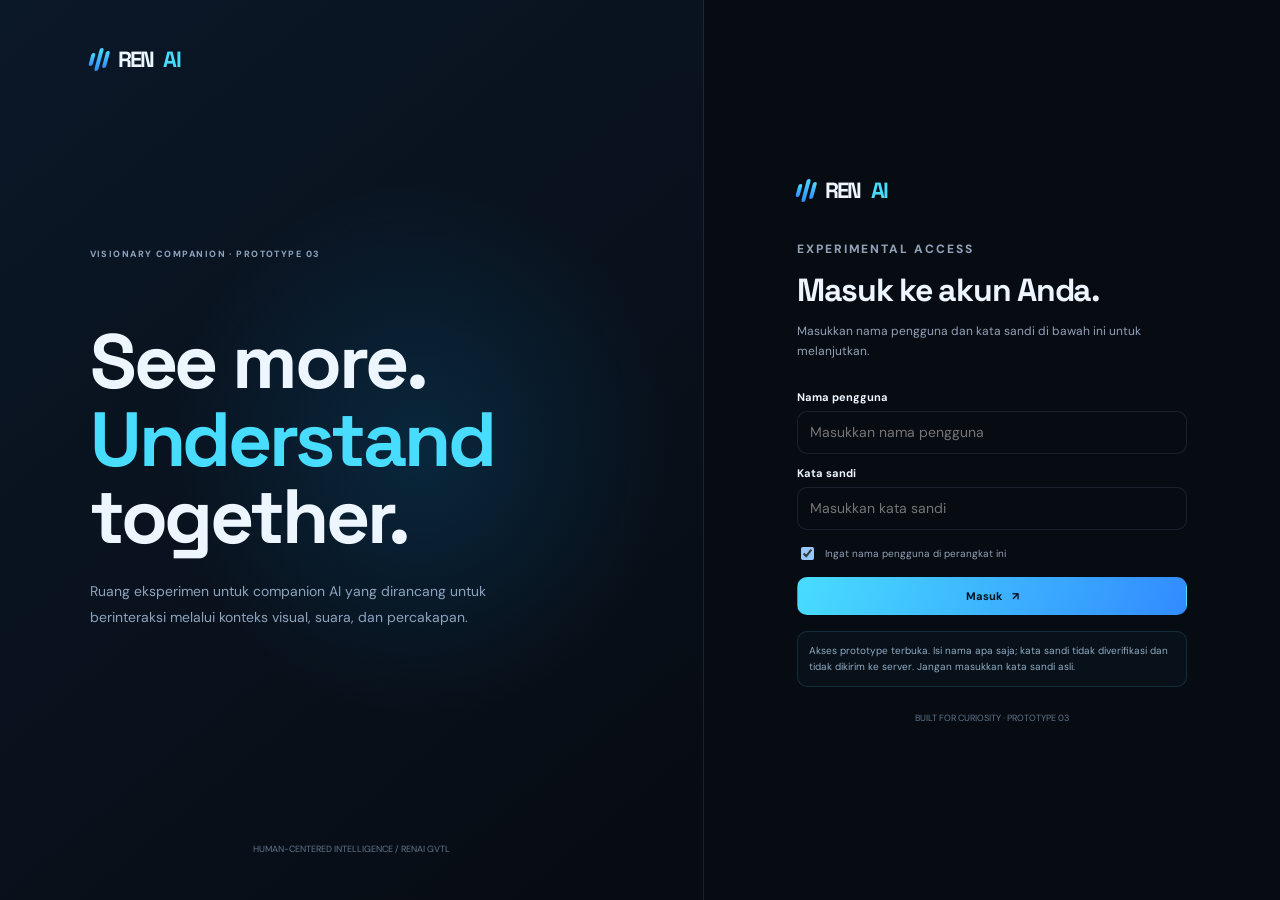
<file: index.html>
<!doctype html><html lang="id"><head><meta charset="utf-8"><meta name="viewport" content="width=device-width, initial-scale=1"><meta name="theme-color" content="#070b12"><title>Masuk · RENAI Visionary</title><link rel="icon" href="assets/icons/renai.svg" type="image/svg+xml"><link rel="preconnect" href="https://fonts.googleapis.com"><link href="https://fonts.googleapis.com/css2?family=DM+Sans:wght@400;500;600;700&family=Space+Grotesk:wght@400;500;600;700&display=swap" rel="stylesheet"><link rel="stylesheet" href="css/base/variables.css"><link rel="stylesheet" href="css/base/reset.css"><link rel="stylesheet" href="css/base/type.css"><link rel="stylesheet" href="css/components/ui.css"><link rel="stylesheet" href="css/layout/shell.css"><link rel="stylesheet" href="css/pages/dashboard.css"><link rel="stylesheet" href="css/pages/companion.css"><link rel="stylesheet" href="css/pages/settings.css"><link rel="stylesheet" href="css/pages/live.css"><link rel="stylesheet" href="css/animations.css"><link rel="stylesheet" href="css/responsive.css"><link rel="stylesheet" href="css/pages/login.css"></head>
<body><div id="app-loader" class="loader-screen"><div class="loader-inner"><div class="spg-loader"><i></i><i></i><i></i></div><div class="loader-logo">REN<span>AI</span></div><div class="loader-caption">INITIALIZING EXPERIENCE</div></div></div><main class="login-page"><section class="login-art"><a class="brand" href="index.html"><span class="brand-symbol"><i></i><i></i><i></i></span>REN<b>AI</b></a><div><p class="eyebrow">VISIONARY COMPANION · PROTOTYPE 03</p><h1>See more.<br><span>Understand</span><br>together.</h1><p>Ruang eksperimen untuk companion AI yang dirancang untuk berinteraksi melalui konteks visual, suara, dan percakapan.</p></div><div class="login-foot">HUMAN-CENTERED INTELLIGENCE / RENAI GVTL</div></section><section class="login-form-wrap"><div class="login-box"><a class="brand" href="index.html" style="margin-bottom:36px"><span class="brand-symbol"><i></i><i></i><i></i></span>REN<b>AI</b></a><p class="eyebrow">EXPERIMENTAL ACCESS</p><h2>Masuk ke akun Anda.</h2><p>Masukkan nama pengguna dan kata sandi di bawah ini untuk melanjutkan.</p><form id="login-form" class="login-form"><div class="field"><label for="login-name">Nama pengguna</label><input id="login-name" placeholder="Masukkan nama pengguna" autocomplete="username" required></div><div class="field"><label for="login-password">Kata sandi</label><input id="login-password" type="password" placeholder="Masukkan kata sandi" autocomplete="current-password"></div><label style="display:flex;align-items:center;gap:8px;font-size:10px;color:var(--muted);margin:14px 0"><input id="remember-name" type="checkbox" checked> Ingat nama pengguna di perangkat ini</label><button class="btn btn-primary btn-block" type="submit">Masuk <span>↗</span></button></form><div class="demo-note">Akses prototype terbuka. Isi nama apa saja; kata sandi tidak diverifikasi dan tidak dikirim ke server. Jangan masukkan kata sandi asli.</div><div class="login-foot">BUILT FOR CURIOSITY · PROTOTYPE 03</div></div></section></main><div id="toast-region" class="toast-region" aria-live="polite"></div><script src="js/modules/ui.js"></script><script src="js/modules/auth.js"></script><script src="js/modules/loader.js"></script><script src="js/pages/login.js"></script></body></html>
</file>
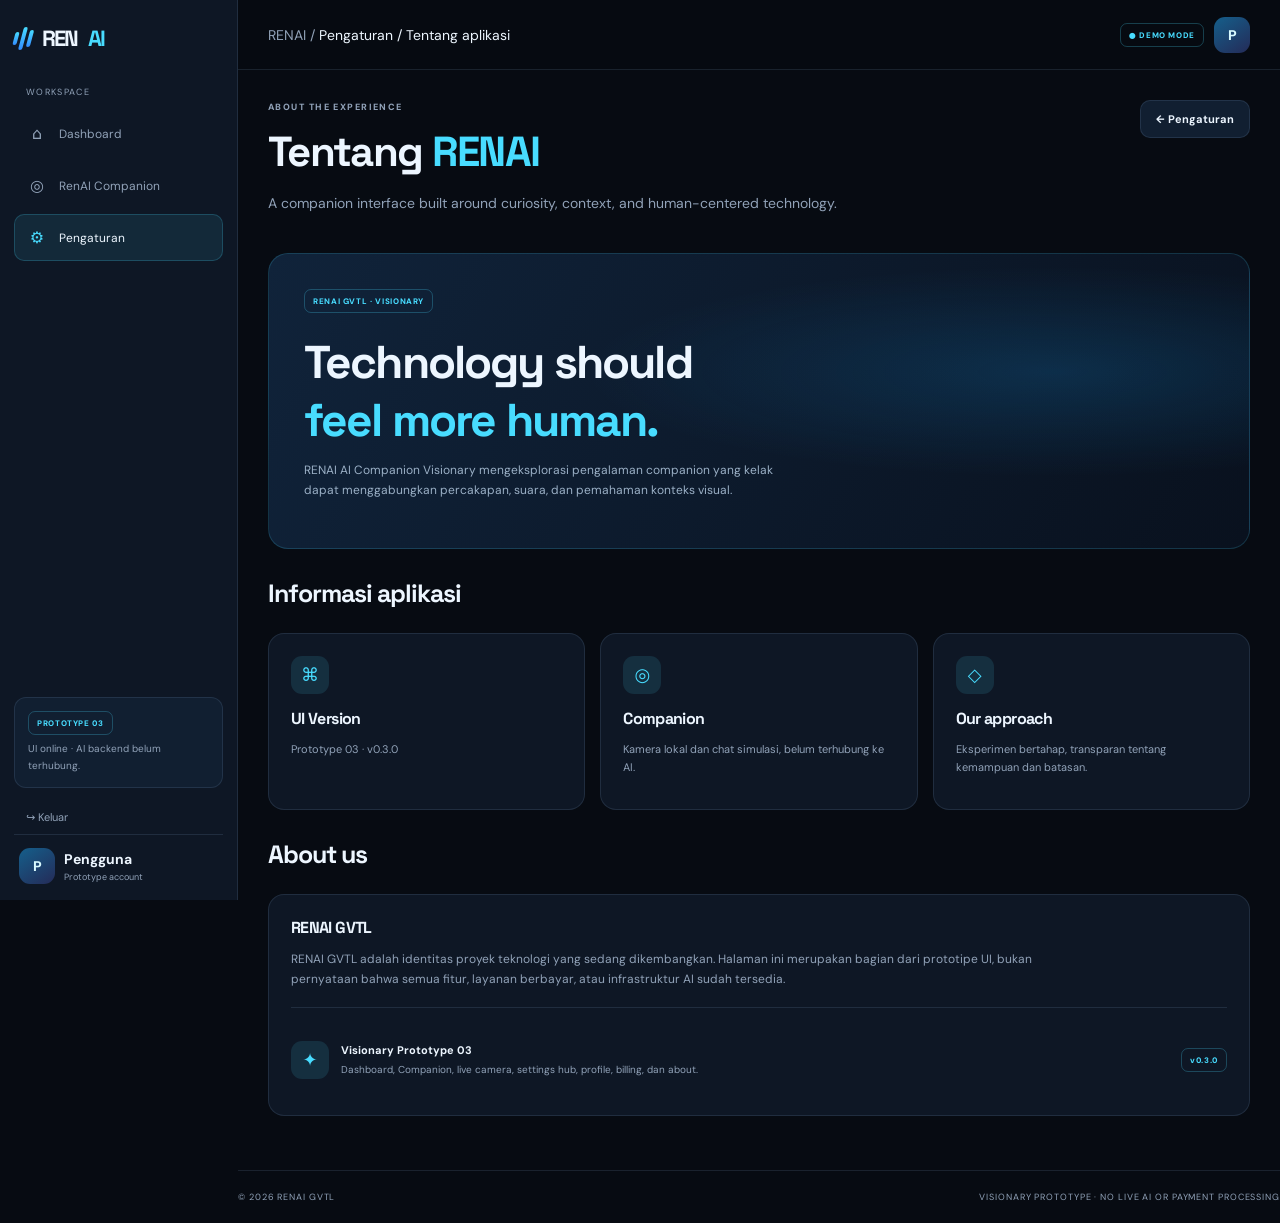
<file: about.html>
<!doctype html><html lang="id"><head><meta charset="utf-8"><meta name="viewport" content="width=device-width, initial-scale=1"><meta name="theme-color" content="#070b12"><title>Tentang RENAI · RENAI Visionary</title><link rel="icon" href="assets/icons/renai.svg" type="image/svg+xml"><link rel="preconnect" href="https://fonts.googleapis.com"><link href="https://fonts.googleapis.com/css2?family=DM+Sans:wght@400;500;600;700&family=Space+Grotesk:wght@400;500;600;700&display=swap" rel="stylesheet"><link rel="stylesheet" href="css/base/variables.css"><link rel="stylesheet" href="css/base/reset.css"><link rel="stylesheet" href="css/base/type.css"><link rel="stylesheet" href="css/components/ui.css"><link rel="stylesheet" href="css/layout/shell.css"><link rel="stylesheet" href="css/pages/dashboard.css"><link rel="stylesheet" href="css/pages/companion.css"><link rel="stylesheet" href="css/pages/settings.css"><link rel="stylesheet" href="css/pages/live.css"><link rel="stylesheet" href="css/animations.css"><link rel="stylesheet" href="css/responsive.css"></head><body data-theme="dark"><div id="app-loader" class="loader-screen"><div class="loader-inner"><div class="spg-loader"><i></i><i></i><i></i></div><div class="loader-logo">REN<span>AI</span></div><div class="loader-caption">INITIALIZING EXPERIENCE</div></div></div><div class="app-shell"><aside class="sidebar"><a class="brand" href="app.html"><span class="brand-symbol"><i></i><i></i><i></i></span>REN<b>AI</b></a><div class="nav-label">WORKSPACE</div><nav class="nav"><a class="" href="app.html"><span class="navico">⌂</span>Dashboard</a><a class="" href="companion.html"><span class="navico">◎</span>RenAI Companion</a><a class="active" href="settings.html"><span class="navico">⚙</span>Pengaturan</a></nav><div class="side-bottom"><div class="mini-card"><span class="tag tag-blue">PROTOTYPE 03</span><p>UI online · AI backend belum terhubung.</p></div><a href="#" data-logout class="nav" style="display:flex;padding:10px 12px;color:var(--muted);font-size:11px">↪ Keluar</a><div class="user-row"><div class="avatar" data-profile-initial>P</div><div><strong data-profile-name>Pengguna</strong><small>Prototype account</small></div></div></div></aside><div class="overlay"></div><main class="main"><header class="topbar"><div style="display:flex;align-items:center;gap:12px"><button class="btn mobile-menu" aria-label="Buka menu">☰</button><div class="breadcrumb"><span style="color:var(--muted)">RENAI /</span> Pengaturan / Tentang aplikasi</div></div><div style="display:flex;align-items:center;gap:10px"><span class="tag tag-blue">● DEMO MODE</span><a href="settings.html#profile" class="avatar" data-profile-initial>P</a></div></header>
<div class="page"><div class="pagehead"><div><p class="eyebrow">ABOUT THE EXPERIENCE</p><h1>Tentang <span class="accent">RENAI</span></h1><p class="muted">A companion interface built around curiosity, context, and human-centered technology.</p></div><a href="settings.html#about" class="btn">← Pengaturan</a></div><section class="hero"><span class="tag tag-blue">RENAI GVTL · VISIONARY</span><h2>Technology should<br><span>feel more human.</span></h2><p>RENAI AI Companion Visionary mengeksplorasi pengalaman companion yang kelak dapat menggabungkan percakapan, suara, dan pemahaman konteks visual.</p></section><div class="section-title"><h2>Informasi aplikasi</h2></div><div class="grid grid-3"><section class="content"><div class="iconbox">⌘</div><h3 style="margin-top:14px">UI Version</h3><p class="muted" style="font-size:11px">Prototype 03 · v0.3.0</p></section><section class="content" id="companion"><div class="iconbox">◎</div><h3 style="margin-top:14px">Companion</h3><p class="muted" style="font-size:11px">Kamera lokal dan chat simulasi, belum terhubung ke AI.</p></section><section class="content"><div class="iconbox">◇</div><h3 style="margin-top:14px">Our approach</h3><p class="muted" style="font-size:11px">Eksperimen bertahap, transparan tentang kemampuan dan batasan.</p></section></div><div class="section-title"><h2>About us</h2></div><section class="content"><h3>RENAI GVTL</h3><p class="muted" style="max-width:800px;font-size:12px">RENAI GVTL adalah identitas proyek teknologi yang sedang dikembangkan. Halaman ini merupakan bagian dari prototipe UI, bukan pernyataan bahwa semua fitur, layanan berbayar, atau infrastruktur AI sudah tersedia.</p><div class="divider"></div><div class="list-row"><div class="iconbox">✦</div><div><strong>Visionary Prototype 03</strong><p>Dashboard, Companion, live camera, settings hub, profile, billing, dan about.</p></div><span class="tag tag-blue">v0.3.0</span></div></section></div>
<footer class="footer"><span>© <span data-current-year>2026</span> RENAI GVTL</span><span>VISIONARY PROTOTYPE · NO LIVE AI OR PAYMENT PROCESSING</span></footer></main></div><div id="toast-region" class="toast-region" aria-live="polite"></div><script src="js/modules/ui.js"></script><script src="js/modules/auth.js"></script><script src="js/modules/shell.js"></script><script src="js/modules/loader.js"></script><script src="js/modules/theme.js"></script><script src="js/modules/language.js"></script><script src="js/app.js"></script></body></html>
</file>
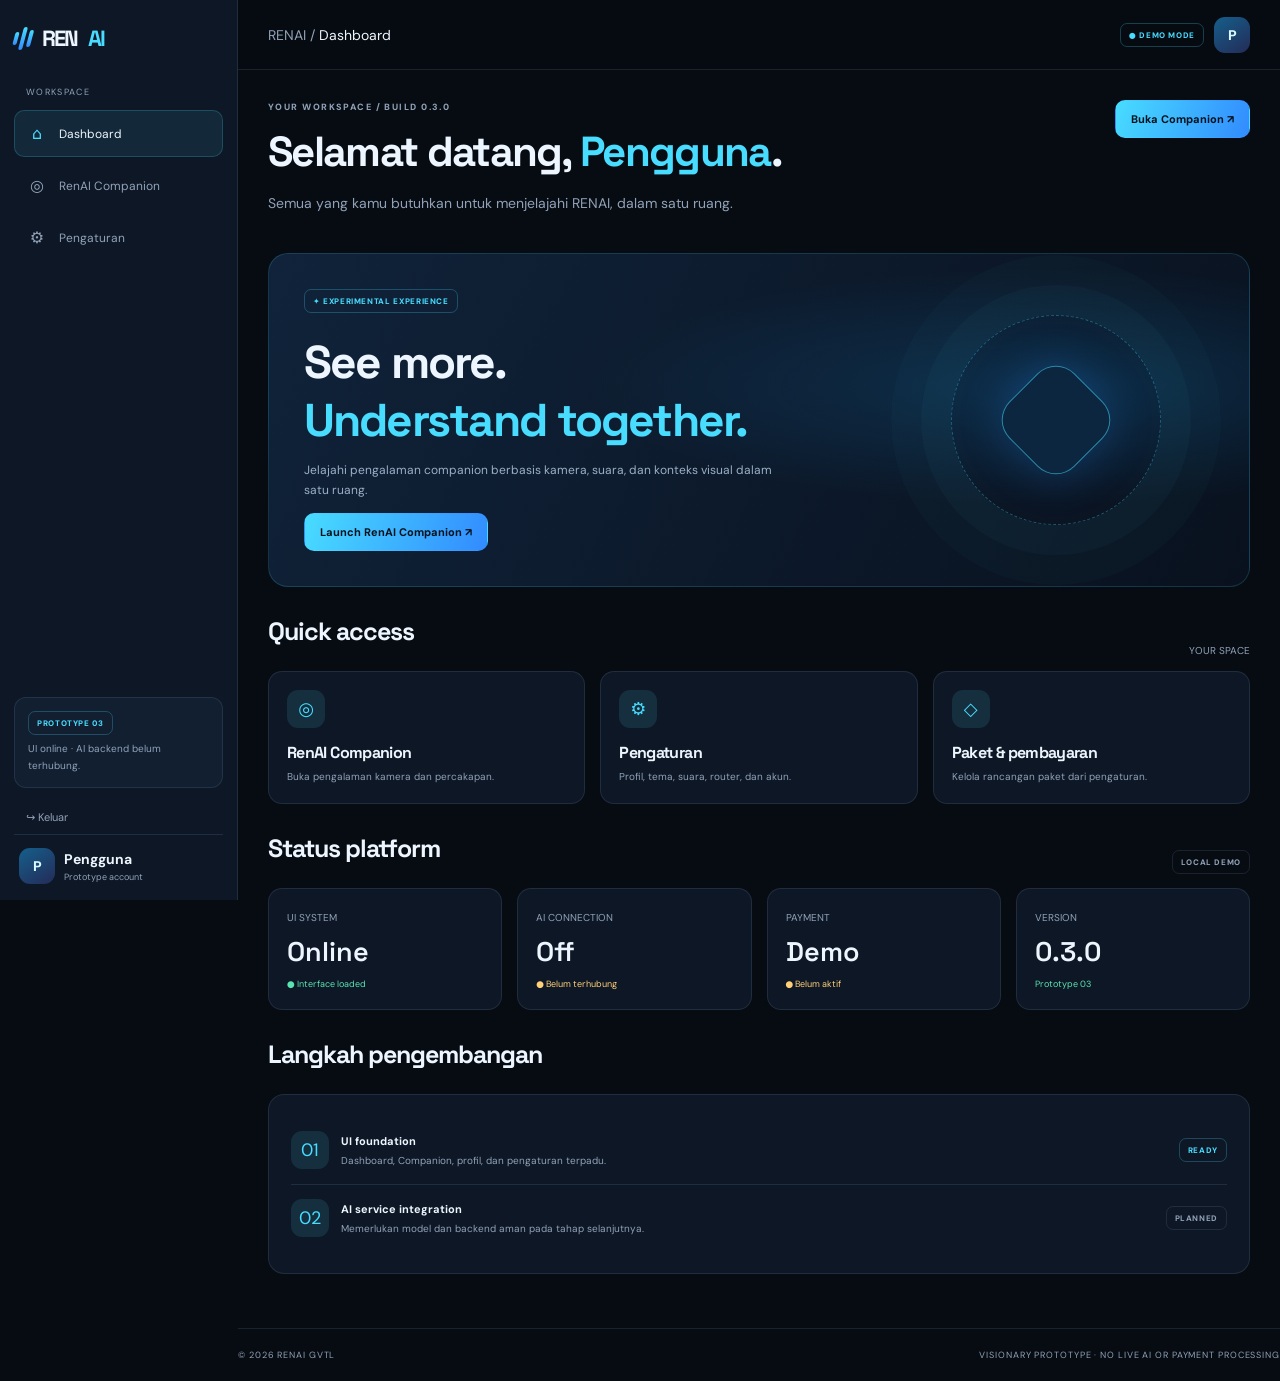
<file: app.html>
<!doctype html><html lang="id"><head><meta charset="utf-8"><meta name="viewport" content="width=device-width, initial-scale=1"><meta name="theme-color" content="#070b12"><title>Dashboard · RENAI Visionary</title><link rel="icon" href="assets/icons/renai.svg" type="image/svg+xml"><link rel="preconnect" href="https://fonts.googleapis.com"><link href="https://fonts.googleapis.com/css2?family=DM+Sans:wght@400;500;600;700&family=Space+Grotesk:wght@400;500;600;700&display=swap" rel="stylesheet"><link rel="stylesheet" href="css/base/variables.css"><link rel="stylesheet" href="css/base/reset.css"><link rel="stylesheet" href="css/base/type.css"><link rel="stylesheet" href="css/components/ui.css"><link rel="stylesheet" href="css/layout/shell.css"><link rel="stylesheet" href="css/pages/dashboard.css"><link rel="stylesheet" href="css/pages/companion.css"><link rel="stylesheet" href="css/pages/settings.css"><link rel="stylesheet" href="css/pages/live.css"><link rel="stylesheet" href="css/animations.css"><link rel="stylesheet" href="css/responsive.css"></head><body data-theme="dark"><div id="app-loader" class="loader-screen"><div class="loader-inner"><div class="spg-loader"><i></i><i></i><i></i></div><div class="loader-logo">REN<span>AI</span></div><div class="loader-caption">INITIALIZING EXPERIENCE</div></div></div><div class="app-shell"><aside class="sidebar"><a class="brand" href="app.html"><span class="brand-symbol"><i></i><i></i><i></i></span>REN<b>AI</b></a><div class="nav-label">WORKSPACE</div><nav class="nav"><a class="active" href="app.html"><span class="navico">⌂</span>Dashboard</a><a class="" href="companion.html"><span class="navico">◎</span>RenAI Companion</a><a class="" href="settings.html"><span class="navico">⚙</span>Pengaturan</a></nav><div class="side-bottom"><div class="mini-card"><span class="tag tag-blue">PROTOTYPE 03</span><p>UI online · AI backend belum terhubung.</p></div><a href="#" data-logout class="nav" style="display:flex;padding:10px 12px;color:var(--muted);font-size:11px">↪ Keluar</a><div class="user-row"><div class="avatar" data-profile-initial>P</div><div><strong data-profile-name>Pengguna</strong><small>Prototype account</small></div></div></div></aside><div class="overlay"></div><main class="main"><header class="topbar"><div style="display:flex;align-items:center;gap:12px"><button class="btn mobile-menu" aria-label="Buka menu">☰</button><div class="breadcrumb"><span style="color:var(--muted)">RENAI /</span> Dashboard</div></div><div style="display:flex;align-items:center;gap:10px"><span class="tag tag-blue">● DEMO MODE</span><a href="settings.html#profile" class="avatar" data-profile-initial>P</a></div></header>
<div class="page"><div class="pagehead"><div><p class="eyebrow">YOUR WORKSPACE / BUILD 0.3.0</p><h1>Selamat datang, <span class="accent" data-profile-name>Pengguna</span>.</h1><p class="muted">Semua yang kamu butuhkan untuk menjelajahi RENAI, dalam satu ruang.</p></div><a class="btn btn-primary" href="companion.html">Buka Companion ↗</a></div><section class="hero"><span class="tag tag-blue">✦ EXPERIMENTAL EXPERIENCE</span><h2>See more.<br><span>Understand together.</span></h2><p>Jelajahi pengalaman companion berbasis kamera, suara, dan konteks visual dalam satu ruang.</p><a class="btn btn-primary" href="companion.html">Launch RenAI Companion ↗</a><div class="hero-orbit"></div></section><div class="section-title"><h2>Quick access</h2><span class="muted" style="font-size:10px">YOUR SPACE</span></div><div class="grid grid-3"><a class="quick-card" href="companion.html"><div class="iconbox">◎</div><h3>RenAI Companion</h3><p>Buka pengalaman kamera dan percakapan.</p></a><a class="quick-card" href="settings.html"><div class="iconbox">⚙</div><h3>Pengaturan</h3><p>Profil, tema, suara, router, dan akun.</p></a><a class="quick-card" href="settings.html#billing"><div class="iconbox">◇</div><h3>Paket & pembayaran</h3><p>Kelola rancangan paket dari pengaturan.</p></a></div><div class="section-title"><h2>Status platform</h2><span class="tag">LOCAL DEMO</span></div><div class="grid grid-4"><div class="stat"><span>UI SYSTEM</span><strong>Online</strong><small>● Interface loaded</small></div><div class="stat"><span>AI CONNECTION</span><strong>Off</strong><small style="color:var(--gold)">● Belum terhubung</small></div><div class="stat"><span>PAYMENT</span><strong>Demo</strong><small style="color:var(--gold)">● Belum aktif</small></div><div class="stat"><span>VERSION</span><strong>0.3.0</strong><small>Prototype 03</small></div></div><div class="section-title"><h2>Langkah pengembangan</h2></div><section class="content"><div class="list-row"><div class="iconbox">01</div><div><strong>UI foundation</strong><p>Dashboard, Companion, profil, dan pengaturan terpadu.</p></div><span class="tag tag-blue">READY</span></div><div class="list-row"><div class="iconbox">02</div><div><strong>AI service integration</strong><p>Memerlukan model dan backend aman pada tahap selanjutnya.</p></div><span class="tag">PLANNED</span></div></section></div>
<footer class="footer"><span>© <span data-current-year>2026</span> RENAI GVTL</span><span>VISIONARY PROTOTYPE · NO LIVE AI OR PAYMENT PROCESSING</span></footer></main></div><div id="toast-region" class="toast-region" aria-live="polite"></div><script src="js/modules/ui.js"></script><script src="js/modules/auth.js"></script><script src="js/modules/shell.js"></script><script src="js/modules/loader.js"></script><script src="js/modules/theme.js"></script><script src="js/modules/language.js"></script><script src="js/app.js"></script></body></html>
</file>
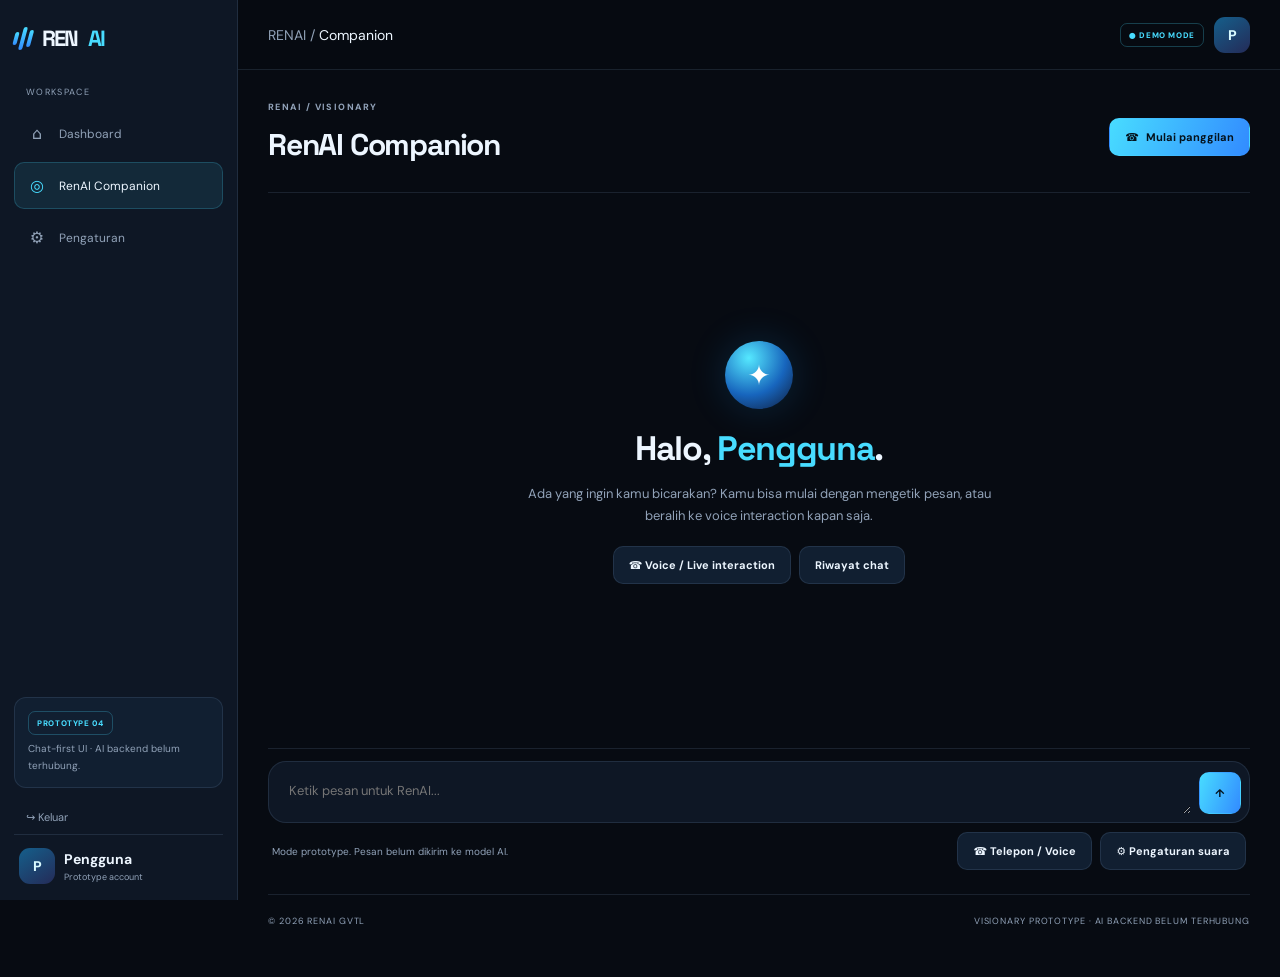
<file: companion.html>
<!doctype html>
<html lang="id">
<head>
<meta charset="utf-8"><meta name="viewport" content="width=device-width, initial-scale=1">
<meta name="theme-color" content="#070b12">
<title>RenAI Companion · RENAI Visionary</title>
<link rel="icon" href="assets/icons/renai.svg" type="image/svg+xml">
<link rel="preconnect" href="https://fonts.googleapis.com">
<link href="https://fonts.googleapis.com/css2?family=DM+Sans:wght@400;500;600;700&family=Space+Grotesk:wght@400;500;600;700&display=swap" rel="stylesheet">
<link rel="stylesheet" href="css/base/variables.css"><link rel="stylesheet" href="css/base/reset.css">
<link rel="stylesheet" href="css/base/type.css"><link rel="stylesheet" href="css/components/ui.css">
<link rel="stylesheet" href="css/layout/shell.css"><link rel="stylesheet" href="css/pages/dashboard.css">
<link rel="stylesheet" href="css/pages/companion.css"><link rel="stylesheet" href="css/pages/settings.css">
<link rel="stylesheet" href="css/animations.css"><link rel="stylesheet" href="css/responsive.css">
<style>
.chat-home{height:calc(100vh - 130px);min-height:500px;display:flex;flex-direction:column;max-width:1000px;margin:0 auto}
.chat-home-head{display:flex;align-items:center;justify-content:space-between;gap:12px;padding-bottom:18px;border-bottom:1px solid var(--border)}
.chat-home-body{flex:1;min-height:0;overflow:auto;display:flex;flex-direction:column;gap:16px;padding:22px 4px}
.welcome-card{margin:auto;text-align:center;max-width:520px;padding:20px}
.welcome-orb{width:68px;height:68px;border-radius:50%;display:grid;place-items:center;margin:0 auto 18px;background:radial-gradient(circle at 35% 25%,#55e8ff,#1765bd 55%,#101b37);box-shadow:0 0 38px #188ce533;color:white;font-size:28px}
.welcome-card h2{font-size:clamp(24px,4vw,34px);margin-bottom:10px}
.welcome-card p{color:var(--muted);font-size:13px;line-height:1.7}
.chat-home-log{display:flex;flex-direction:column;gap:12px}
.chat-home-log .chat-bubble{font-size:13px;max-width:min(82%,650px);padding:13px 15px}
.chat-composer-wrap{padding-top:12px;border-top:1px solid var(--border)}
.chat-composer{display:flex;align-items:flex-end;gap:8px;padding:8px;border:1px solid var(--border);border-radius:18px;background:var(--surface)}
.chat-composer textarea{flex:1;min-width:0;resize:vertical;max-height:130px;min-height:44px;border:0;outline:0;background:transparent;color:var(--text);padding:12px;font:inherit;font-size:13px}
.chat-composer .btn{min-height:42px}
.composer-bottom{display:flex;justify-content:space-between;align-items:center;gap:10px;padding:9px 4px 0}
.chat-shortcuts{display:flex;gap:8px;flex-wrap:wrap}
.call-launch{display:inline-flex;align-items:center;gap:7px}
.chat-demo-note{font-size:10px;color:var(--muted)}
@media(max-width:700px){.page{padding:16px}.chat-home{height:calc(100dvh - 115px);min-height:420px}.chat-home-head{padding-bottom:12px}.chat-home-body{padding:12px 0}.welcome-card{padding:10px}.chat-composer-wrap{padding-top:8px}.composer-bottom{align-items:flex-start;flex-direction:column}.chat-home-log .chat-bubble{max-width:92%}}
</style>
</head>
<body data-theme="dark">
<div id="app-loader" class="loader-screen"><div class="loader-inner"><div class="spg-loader"><i></i><i></i><i></i></div><div class="loader-logo">REN<span>AI</span></div><div class="loader-caption">INITIALIZING EXPERIENCE</div></div></div>
<div class="app-shell">
<aside class="sidebar">
<a class="brand" href="companion.html"><span class="brand-symbol"><i></i><i></i><i></i></span>REN<b>AI</b></a>
<div class="nav-label">WORKSPACE</div>
<nav class="nav">
<a class="" href="app.html"><span class="navico">⌂</span>Dashboard</a>
<a class="active" href="companion.html"><span class="navico">◎</span>RenAI Companion</a>
<a class="" href="settings.html"><span class="navico">⚙</span>Pengaturan</a>
</nav>
<div class="side-bottom"><div class="mini-card"><span class="tag tag-blue">PROTOTYPE 04</span><p>Chat-first UI · AI backend belum terhubung.</p></div>
<a href="#" data-logout class="nav" style="display:flex;padding:10px 12px;color:var(--muted);font-size:11px">↪ Keluar</a>
<div class="user-row"><div class="avatar" data-profile-initial>P</div><div><strong data-profile-name>Pengguna</strong><small>Prototype account</small></div></div>
</div></aside><div class="overlay"></div>
<main class="main">
<header class="topbar"><div style="display:flex;align-items:center;gap:12px"><button class="btn mobile-menu" aria-label="Buka menu">☰</button><div class="breadcrumb"><span style="color:var(--muted)">RENAI /</span> Companion</div></div>
<div style="display:flex;align-items:center;gap:10px"><span class="tag tag-blue">● DEMO MODE</span><a href="settings.html#profile" class="avatar" data-profile-initial>P</a></div></header>
<div class="page">
<section class="chat-home">
<div class="chat-home-head"><div><p class="eyebrow">RENAI / VISIONARY</p><h1 style="font-size:clamp(22px,3vw,30px)">RenAI Companion</h1></div>
<a href="live.html" class="btn btn-primary call-launch"><span>☎</span> Mulai panggilan</a></div>
<div class="chat-home-body" id="chat-home-body">
<div class="welcome-card" id="chat-welcome"><div class="welcome-orb">✦</div><h2>Halo, <span class="accent" data-profile-name>Pengguna</span>.</h2><p>Ada yang ingin kamu bicarakan? Kamu bisa mulai dengan mengetik pesan, atau beralih ke voice interaction kapan saja.</p>
<div class="chat-shortcuts" style="justify-content:center;margin-top:18px"><a href="live.html" class="btn">☎ Voice / Live interaction</a><a href="history.html" class="btn">Riwayat chat</a></div></div>
<div class="chat-home-log" id="chat-home-log"></div>
</div>
<div class="chat-composer-wrap"><form id="main-chat-form" class="chat-composer"><textarea id="main-chat-input" rows="1" maxlength="2000" placeholder="Ketik pesan untuk RenAI..." aria-label="Tulis pesan"></textarea><button type="submit" class="btn btn-primary" aria-label="Kirim pesan">↑</button></form>
<div class="composer-bottom"><span class="chat-demo-note">Mode prototype. Pesan belum dikirim ke model AI.</span><div class="chat-shortcuts"><a class="btn btn-sm" href="live.html">☎ Telepon / Voice</a><a class="btn btn-sm" href="settings.html#voice">⚙ Pengaturan suara</a></div></div></div>
</section>
<footer class="footer"><span>© <span data-current-year>2026</span> RENAI GVTL</span><span>VISIONARY PROTOTYPE · AI BACKEND BELUM TERHUBUNG</span></footer>
</div></main></div>
<div id="toast-region" class="toast-region" aria-live="polite"></div>
<script src="js/modules/ui.js"></script><script src="js/modules/auth.js"></script><script src="js/modules/shell.js"></script><script src="js/modules/loader.js"></script><script src="js/modules/theme.js"></script><script src="js/modules/language.js"></script><script src="js/app.js"></script>
<script>
document.addEventListener('DOMContentLoaded',()=>{
 const form=document.getElementById('main-chat-form'),input=document.getElementById('main-chat-input'),log=document.getElementById('chat-home-log'),welcome=document.getElementById('chat-welcome');
 form?.addEventListener('submit',e=>{
  e.preventDefault();const value=input.value.trim();if(!value)return;
  welcome?.classList.add('hidden');
  const user=document.createElement('div');user.className='chat-bubble user';user.textContent=value;log.appendChild(user);input.value='';
  const body=document.getElementById('chat-home-body');body.scrollTop=body.scrollHeight;
  setTimeout(()=>{const reply=document.createElement('div');reply.className='chat-bubble';reply.textContent='Pesan diterima dalam mode demo. Koneksi model AI belum diaktifkan.';log.appendChild(reply);body.scrollTop=body.scrollHeight;},250);
 });
});
</script>
</body></html>
</file>
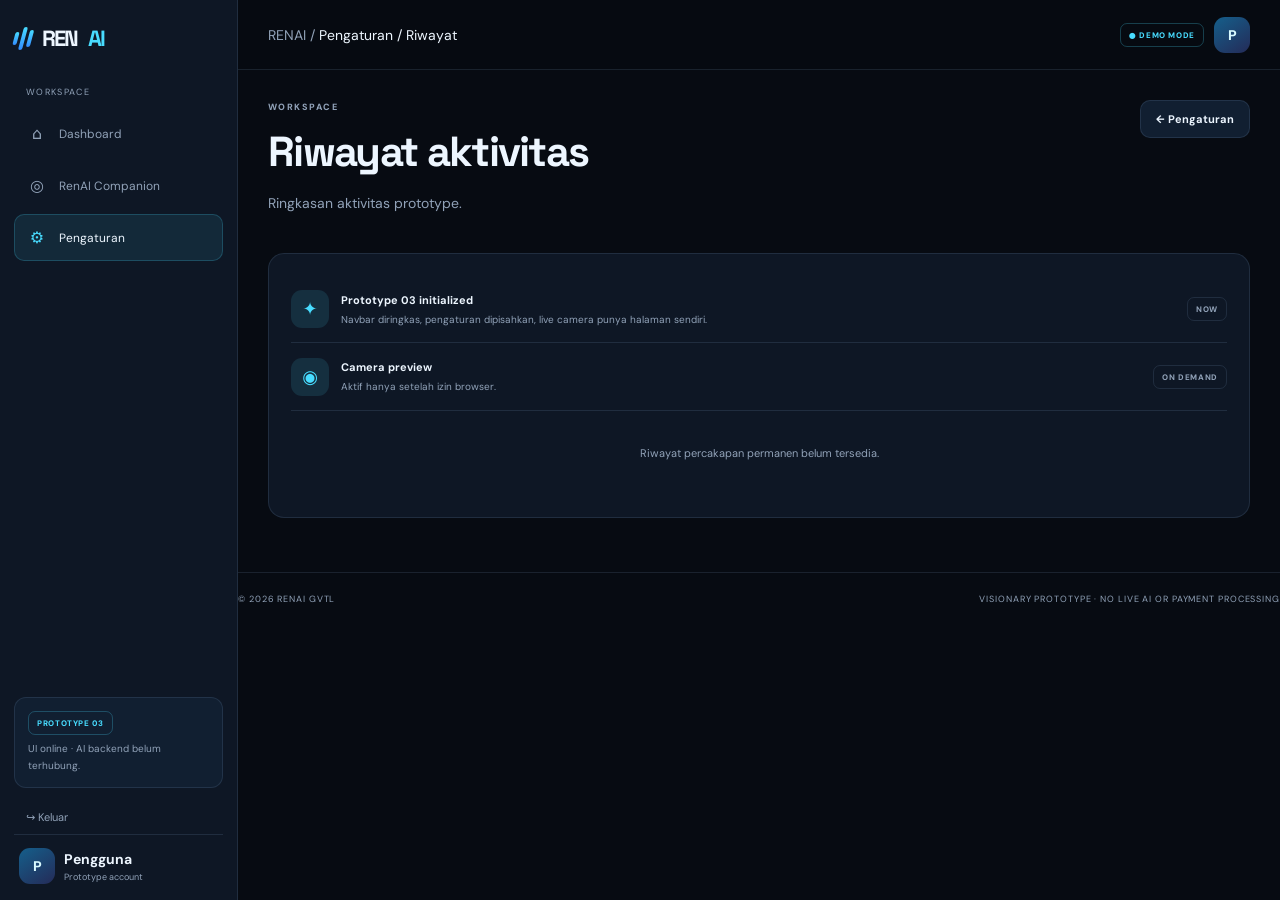
<file: history.html>
<!doctype html><html lang="id"><head><meta charset="utf-8"><meta name="viewport" content="width=device-width, initial-scale=1"><meta name="theme-color" content="#070b12"><title>Riwayat · RENAI Visionary</title><link rel="icon" href="assets/icons/renai.svg" type="image/svg+xml"><link rel="preconnect" href="https://fonts.googleapis.com"><link href="https://fonts.googleapis.com/css2?family=DM+Sans:wght@400;500;600;700&family=Space+Grotesk:wght@400;500;600;700&display=swap" rel="stylesheet"><link rel="stylesheet" href="css/base/variables.css"><link rel="stylesheet" href="css/base/reset.css"><link rel="stylesheet" href="css/base/type.css"><link rel="stylesheet" href="css/components/ui.css"><link rel="stylesheet" href="css/layout/shell.css"><link rel="stylesheet" href="css/pages/dashboard.css"><link rel="stylesheet" href="css/pages/companion.css"><link rel="stylesheet" href="css/pages/settings.css"><link rel="stylesheet" href="css/pages/live.css"><link rel="stylesheet" href="css/animations.css"><link rel="stylesheet" href="css/responsive.css"></head><body data-theme="dark"><div id="app-loader" class="loader-screen"><div class="loader-inner"><div class="spg-loader"><i></i><i></i><i></i></div><div class="loader-logo">REN<span>AI</span></div><div class="loader-caption">INITIALIZING EXPERIENCE</div></div></div><div class="app-shell"><aside class="sidebar"><a class="brand" href="app.html"><span class="brand-symbol"><i></i><i></i><i></i></span>REN<b>AI</b></a><div class="nav-label">WORKSPACE</div><nav class="nav"><a class="" href="app.html"><span class="navico">⌂</span>Dashboard</a><a class="" href="companion.html"><span class="navico">◎</span>RenAI Companion</a><a class="active" href="settings.html"><span class="navico">⚙</span>Pengaturan</a></nav><div class="side-bottom"><div class="mini-card"><span class="tag tag-blue">PROTOTYPE 03</span><p>UI online · AI backend belum terhubung.</p></div><a href="#" data-logout class="nav" style="display:flex;padding:10px 12px;color:var(--muted);font-size:11px">↪ Keluar</a><div class="user-row"><div class="avatar" data-profile-initial>P</div><div><strong data-profile-name>Pengguna</strong><small>Prototype account</small></div></div></div></aside><div class="overlay"></div><main class="main"><header class="topbar"><div style="display:flex;align-items:center;gap:12px"><button class="btn mobile-menu" aria-label="Buka menu">☰</button><div class="breadcrumb"><span style="color:var(--muted)">RENAI /</span> Pengaturan / Riwayat</div></div><div style="display:flex;align-items:center;gap:10px"><span class="tag tag-blue">● DEMO MODE</span><a href="settings.html#profile" class="avatar" data-profile-initial>P</a></div></header>
<div class="page"><div class="pagehead"><div><p class="eyebrow">WORKSPACE</p><h1>Riwayat aktivitas</h1><p class="muted">Ringkasan aktivitas prototype.</p></div><a class="btn" href="settings.html#billing">← Pengaturan</a></div><section class="content"><div class="list-row"><div class="iconbox">✦</div><div><strong>Prototype 03 initialized</strong><p>Navbar diringkas, pengaturan dipisahkan, live camera punya halaman sendiri.</p></div><span class="tag">NOW</span></div><div class="list-row"><div class="iconbox">◉</div><div><strong>Camera preview</strong><p>Aktif hanya setelah izin browser.</p></div><span class="tag">ON DEMAND</span></div><div class="empty">Riwayat percakapan permanen belum tersedia.</div></section></div>
<footer class="footer"><span>© <span data-current-year>2026</span> RENAI GVTL</span><span>VISIONARY PROTOTYPE · NO LIVE AI OR PAYMENT PROCESSING</span></footer></main></div><div id="toast-region" class="toast-region" aria-live="polite"></div><script src="js/modules/ui.js"></script><script src="js/modules/auth.js"></script><script src="js/modules/shell.js"></script><script src="js/modules/loader.js"></script><script src="js/modules/theme.js"></script><script src="js/modules/language.js"></script><script src="js/app.js"></script></body></html>
</file>
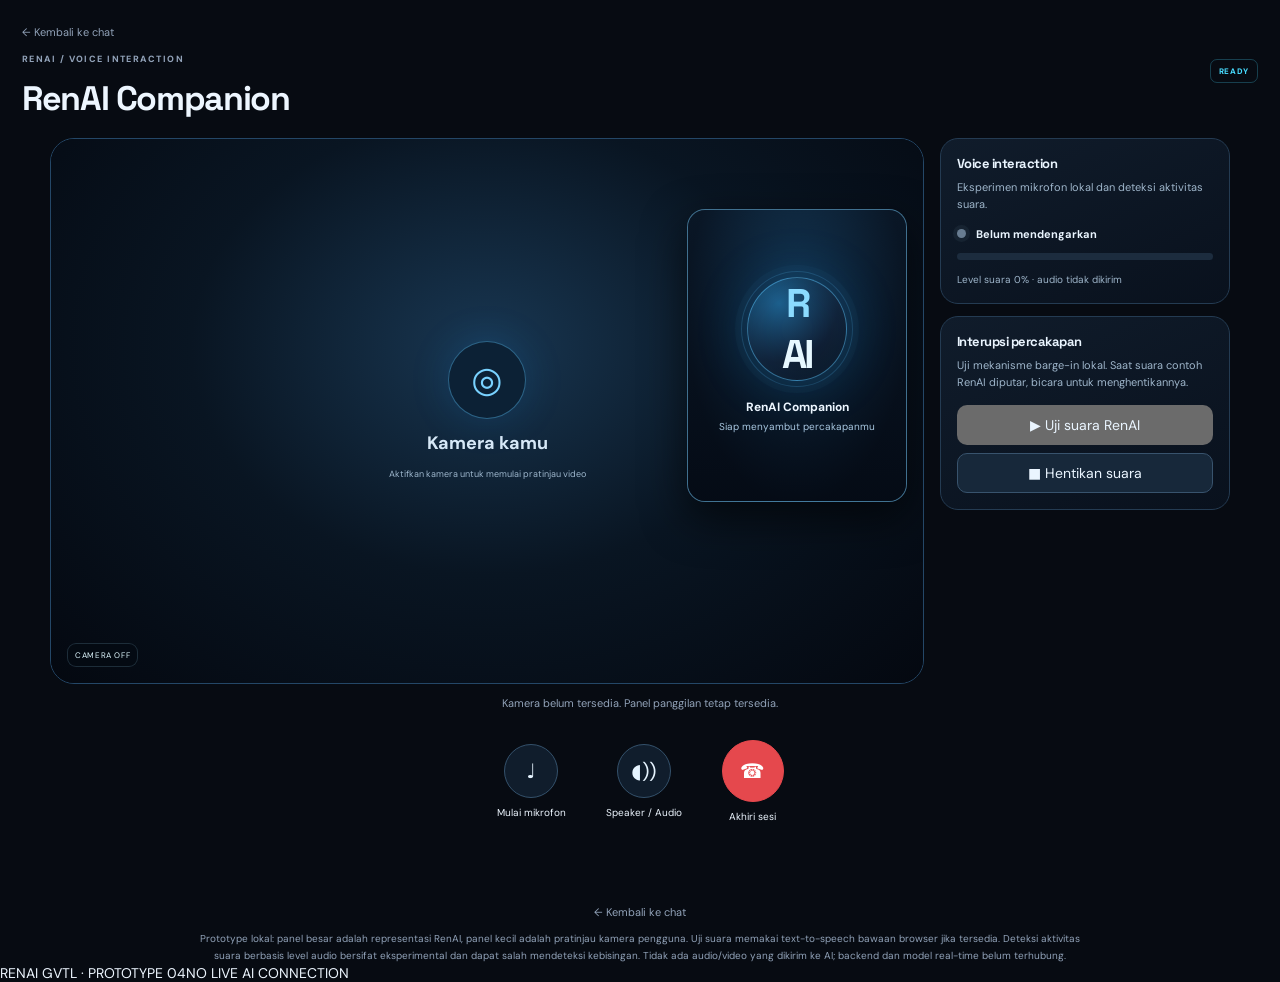
<file: live.html>
<!doctype html>
<html lang="id"><head><meta charset="utf-8"><meta name="viewport" content="width=device-width, initial-scale=1">
<meta name="theme-color" content="#070b12"><title>RenAI Live Call · RENAI Visionary</title>
<link rel="icon" href="assets/icons/renai.svg" type="image/svg+xml">
<link rel="preconnect" href="https://fonts.googleapis.com"><link href="https://fonts.googleapis.com/css2?family=DM+Sans:wght@400;500;600;700&family=Space+Grotesk:wght@400;500;600;700&display=swap" rel="stylesheet">
<link rel="stylesheet" href="css/base/variables.css"><link rel="stylesheet" href="css/base/reset.css"><link rel="stylesheet" href="css/base/type.css"><link rel="stylesheet" href="css/components/ui.css"><link rel="stylesheet" href="css/pages/live.css"><link rel="stylesheet" href="css/animations.css">
<style>
.live-shell{min-height:100vh;display:flex;flex-direction:column;max-width:1500px}.live-top{align-items:center}.live-top h1{margin:5px 0 0}.call-stage{flex:1;display:flex;flex-direction:column;width:100%;max-width:1180px;margin:0 auto}.video-call-layout{display:grid;grid-template-columns:minmax(0,1fr) 290px;gap:16px;align-items:stretch}.remote-stage{position:relative;min-height:520px;aspect-ratio:16/10;overflow:hidden;border:1px solid #244767;border-radius:24px;background:radial-gradient(ellipse at 50% 42%,#133d61 0%,#0b1a2c 42%,#050912 78%);display:flex;align-items:center;justify-content:center;isolation:isolate}.remote-glow{position:absolute;width:min(45vw,300px);aspect-ratio:1;border-radius:50%;background:radial-gradient(circle,#35baff25 0%,#247de81c 40%,transparent 72%);filter:blur(12px);animation:orbreathe 4s ease-in-out infinite}.renai-avatar{position:relative;z-index:1;width:clamp(112px,18vw,190px);aspect-ratio:1;border-radius:50%;display:grid;place-items:center;background:radial-gradient(circle at 32% 25%,#1d5e8b,#101d32 58%,#070c15);border:1px solid #58c6ff80;box-shadow:0 0 0 12px #36b8ff09,0 0 55px #159aff30,inset 0 0 35px #25baff1a;color:#8bdbff;font:700 clamp(36px,6vw,68px) 'Space Grotesk',sans-serif;letter-spacing:-.08em}.renai-avatar:after{content:'';position:absolute;inset:-10px;border:1px solid #59bfff2e;border-radius:50%;animation:orbit 12s linear infinite}.remote-info{position:absolute;left:20px;bottom:20px;z-index:3}.remote-info strong{display:block;font-size:16px}.remote-info small{display:block;color:#a8c7e0;font-size:11px;margin-top:5px}.live-overlay-top{position:absolute;top:16px;left:16px;right:16px;z-index:4;display:flex;justify-content:space-between;gap:8px;pointer-events:none}.live-pill{background:#050b13d9;color:#dff8ff;border:1px solid #9bd9ff2a;padding:8px 10px;border-radius:9px;font-size:9px;letter-spacing:.08em;backdrop-filter:blur(12px)}.local-preview{position:absolute;z-index:5;right:18px;bottom:18px;width:clamp(110px,22%,210px);aspect-ratio:3/4;max-height:42%;border:1px solid #7dcfff88;border-radius:16px;overflow:hidden;background:linear-gradient(145deg,#1b3248,#080e17);box-shadow:0 12px 35px #0007}.local-preview video{width:100%;height:100%;object-fit:cover;display:none;transform:none}.local-preview video.active{display:block}.self-placeholder{position:absolute;inset:0;display:flex;flex-direction:column;align-items:center;justify-content:center;gap:8px;color:#a8c7e0;text-align:center;padding:8px}.self-placeholder .self-icon{width:42px;height:42px;border:1px solid #5f8eb2;border-radius:50%;display:grid;place-items:center;font-size:21px}.self-placeholder small{font-size:9px}.local-preview .live-pill{position:absolute;left:7px;bottom:7px;padding:6px 7px;font-size:8px}.call-side{display:flex;flex-direction:column;gap:12px}.side-card{border:1px solid #243b52;background:linear-gradient(155deg,#101c2b,#09111d);border-radius:18px;padding:16px;color:#eaf5ff}.side-card h3{font-size:13px;margin:0 0 7px}.side-card p{font-size:11px;color:#9eb5ca;line-height:1.55;margin:0}.voice-state{display:flex;align-items:center;gap:10px;margin:14px 0 10px}.voice-dot{width:9px;height:9px;border-radius:50%;background:#687c91;box-shadow:0 0 0 4px #687c911a}.voice-dot.active{background:#43d9a3;box-shadow:0 0 0 4px #43d9a31c}.voice-state strong{font-size:11px}.voice-meter{height:7px;background:#1c2c3e;border-radius:99px;overflow:hidden;margin:12px 0}.voice-meter span{display:block;width:0;height:100%;background:linear-gradient(90deg,#247cff,#38e1d4);border-radius:99px;transition:width .08s}.voice-microcopy{font-size:10px!important}.call-status-line{text-align:center;color:var(--muted);font-size:11px;margin:12px 0}.live-controls{display:flex;justify-content:center;align-items:center;gap:clamp(10px,3vw,28px);padding:17px 8px 12px;flex-wrap:wrap;grid-column:1/-1;width:100%;box-sizing:border-box}.call-action{display:flex;flex-direction:column;align-items:center;gap:8px;border:0;background:transparent;color:var(--text);font:inherit;font-size:10px;cursor:pointer;min-width:65px}.round-control{width:54px;height:54px;border-radius:50%;border:1px solid #34516b;background:#101d2c;color:#e6f4ff;display:grid;place-items:center;font-size:20px;transition:transform .15s,background .15s}.call-action:active .round-control{transform:scale(.94)}.round-control.primary{background:linear-gradient(140deg,#4be2ff,#2876ed);color:#06121b;border:0}.round-control.danger{background:#e5484d;border-color:#e5484d;color:#fff;width:62px;height:62px}.round-control.muted{background:#5b2432;border-color:#9b4558}.audio-menu-wrap{position:relative}.audio-menu{position:absolute;z-index:10;bottom:80px;left:50%;transform:translateX(-50%);width:min(290px,80vw);padding:15px;background:#0d1623;border:1px solid #2d4b65;border-radius:14px;box-shadow:0 18px 60px #0009;color:#edf7ff;text-align:left}.audio-menu label{display:block;font-size:11px;margin-bottom:8px;color:#a8bfd1}.audio-menu select{width:100%;padding:11px;border-radius:9px;background:#17283a;color:#fff;border:1px solid #38536d}.audio-menu p{font-size:10px;line-height:1.5;color:#a8bfd1;margin-top:10px}.call-bottom{display:flex;justify-content:center;margin-top:5px}.call-bottom a{color:var(--muted);font-size:11px}.call-note{max-width:900px;margin:12px auto 0;text-align:center;font-size:10px;line-height:1.65;color:var(--muted)}.hidden{display:none!important}@keyframes orbreathe{0%,100%{transform:scale(.9);opacity:.65}50%{transform:scale(1.12);opacity:1}}@keyframes orbit{to{transform:rotate(360deg)}}
@media(max-width:900px){.video-call-layout{grid-template-columns:1fr}.remote-stage{min-height:440px}.call-side{display:grid;grid-template-columns:1fr 1fr}.side-card{min-width:0}}
@media(max-width:600px){.live-shell{padding:13px}.live-top{align-items:flex-start}.video-call-layout{gap:10px}.remote-stage{min-height:unset;aspect-ratio:3/4;max-height:68vh;border-radius:20px}.local-preview{right:12px;bottom:12px;width:31%;border-radius:12px}.live-overlay-top{top:10px;left:10px;right:10px;flex-wrap:wrap}.live-pill{font-size:8px;padding:7px 8px}.remote-info{left:14px;bottom:15px;max-width:48%}.remote-info strong{font-size:14px}.remote-info small{font-size:10px}.call-side{grid-template-columns:1fr 1fr;gap:8px}.side-card{padding:12px;border-radius:14px}.side-card h3{font-size:12px}.side-card p{font-size:10px}.live-controls{gap:12px;padding:16px 0}.round-control{width:48px;height:48px}.round-control.danger{width:56px;height:56px}.call-action{min-width:55px;font-size:9px}.call-note{font-size:9px}}

.call-transcript{width:100%;max-width:1180px;margin:14px auto 0;border:1px solid #243b52;background:linear-gradient(145deg,#101c2b,#09111d);border-radius:16px;padding:14px 16px;box-sizing:border-box}
.call-transcript-head{display:flex;align-items:center;justify-content:space-between;gap:10px;margin-bottom:8px}
.call-transcript-head strong{font-size:12px}
.call-transcript-head span{font-size:9px;color:#8da8c1;letter-spacing:.08em}
.call-transcript p{font-size:12px;line-height:1.7;color:#d1e3f4;margin:0;white-space:pre-line}
.call-transcript .transcript-placeholder{color:#8198ae}
.remote-stage.is-speaking .renai-avatar{box-shadow:0 0 0 14px #36b8ff12,0 0 75px #159aff5c,inset 0 0 40px #25baff30;transform:scale(1.025)}


/* Video-call hierarchy: user's camera is the primary full-size view, RenAI stays in picture-in-picture. */
.remote-stage{position:relative;width:100%;min-width:0;min-height:520px;aspect-ratio:16/10;background:#050912;padding:0;box-sizing:border-box}
.remote-glow{z-index:1;pointer-events:none}
.local-preview.main-camera{position:absolute;top:0;right:0;bottom:0;left:0;width:100%;height:100%;max-height:none;aspect-ratio:auto;border:0;border-radius:0;box-shadow:none;margin:0;padding:0;background:radial-gradient(ellipse at 50% 38%,#183651 0%,#091522 48%,#040810 100%)}
.local-preview.main-camera video{position:absolute;inset:0;width:100%;height:100%;object-fit:cover;display:none;transform:none;max-width:none;max-height:none}
.local-preview.main-camera video.active{display:block}
.local-preview.main-camera .self-placeholder{background:radial-gradient(ellipse at 50% 38%,#183651 0%,#091522 48%,#040810 100%);color:#d6e8f7;gap:12px}
.local-preview.main-camera .self-placeholder .self-icon{width:78px;height:78px;border-radius:50%;display:grid;place-items:center;border:1px solid #5dc6ff66;background:#0c2135;color:#79d2ff;font-size:36px;box-shadow:0 0 42px #159aff25}
.local-preview.main-camera .self-placeholder strong{font-size:18px}
.local-preview.main-camera .self-placeholder small{max-width:250px;line-height:1.6;color:#9db6cc}
.local-preview.main-camera #camera-status{position:absolute;left:16px;bottom:16px;right:auto;z-index:3}
.renai-mini-card{position:absolute;z-index:6;top:70px;right:16px;width:clamp(130px,27%,220px);min-height:180px;aspect-ratio:3/4;border:1px solid #78cfff80;border-radius:18px;overflow:hidden;background:radial-gradient(ellipse at 50% 35%,#153d5e,#08111e 72%);box-shadow:0 16px 44px #0009;display:flex;flex-direction:column;align-items:center;justify-content:center;padding:12px;box-sizing:border-box;backdrop-filter:blur(14px)}
.renai-mini-card:before{content:'';position:absolute;inset:0;background:linear-gradient(180deg,#102d4633,#030811a8);pointer-events:none}
.renai-mini-card .renai-avatar{width:clamp(62px,9vw,100px);font-size:clamp(26px,4vw,40px);flex-shrink:0;z-index:1}
.renai-mini-card .renai-avatar:after{inset:-7px}
.renai-mini-card .remote-info{position:relative;left:auto;bottom:auto;z-index:2;text-align:center;margin-top:18px;max-width:100%}
.renai-mini-card .remote-info strong{font-size:12px}
.renai-mini-card .remote-info small{font-size:10px;line-height:1.4}
.remote-stage.is-speaking .renai-mini-card .renai-avatar{box-shadow:0 0 0 8px #36b8ff22,0 0 36px #159aff80,inset 0 0 25px #25baff55;animation:renai-speaking-pulse .9s ease-in-out infinite alternate}
.remote-stage.is-speaking .renai-mini-card{border-color:#66d0ff;box-shadow:0 0 0 2px #1688ff20,0 16px 44px #0009,0 0 28px #1688ff40}
.remote-stage.is-speaking .renai-mini-card:after{content:'';position:absolute;inset:7px;border:1px solid #7bd4ff55;border-radius:12px;animation:renai-speaking-ring 1.3s ease-out infinite;pointer-events:none}
.remote-stage.is-speaking .renai-mini-card .remote-info small{color:#8fe2ff}
@keyframes renai-speaking-pulse{from{transform:scale(1)}to{transform:scale(1.07)}}
@keyframes renai-speaking-ring{0%{opacity:.85;transform:scale(.97)}100%{opacity:0;transform:scale(1.04)}}
@media(max-width:700px){.video-call-layout{grid-template-columns:minmax(0,1fr)}.remote-stage{min-height: min(70vh,600px);aspect-ratio:9/16}.renai-mini-card{top:62px;right:12px;width:clamp(112px,34%,155px);min-height:145px;padding:9px}.renai-mini-card .renai-avatar{width:62px}.renai-mini-card .remote-info{margin-top:12px}.renai-mini-card .remote-info strong{font-size:11px}.live-overlay-top{top:12px;left:12px;right:12px}.live-overlay-top .live-pill{font-size:8px;padding:7px}}
@media(min-width:701px){.remote-stage{min-height:520px}}


/* The spoken introduction is intentionally not displayed in the public call UI. */
.call-transcript[hidden]{display:none!important}

</style></head>
<body data-theme="dark">
<div id="app-loader" class="loader-screen"><div class="loader-inner"><div class="spg-loader"><i></i><i></i><i></i></div><div class="loader-logo">REN<span>AI</span></div><div class="loader-caption">INITIALIZING EXPERIENCE</div></div></div>
<div class="live-shell">
<header class="live-top"><div><a href="companion.html" class="live-back">← Kembali ke chat</a><p class="eyebrow" style="margin-top:12px">RENAI / VOICE INTERACTION</p><h1 style="font-size:clamp(24px,4vw,34px)">RenAI Companion</h1></div><span class="tag tag-blue" id="call-status">READY</span></header>
<main class="call-stage">
<div class="video-call-layout">
 <section class="remote-stage" aria-label="Panel RenAI Companion">
  <div class="remote-glow"></div>
  <div class="live-overlay-top"><span class="live-pill" id="connection-pill">● DEMO SESSION</span><span class="live-pill">RENAI COMPANION / 01</span></div>
  <div class="local-preview main-camera"><video id="camera-video" autoplay muted playsinline></video><div class="self-placeholder" id="self-placeholder"><span class="self-icon">◎</span><strong>Kamera kamu</strong><small>Aktifkan kamera untuk memulai pratinjau video</small></div><span class="live-pill" id="camera-status">CAMERA OFF</span></div>
  <div class="renai-mini-card" aria-label="Jendela kecil RenAI Companion">
    <div class="renai-avatar" aria-label="Avatar RenAI">R<span style="color:#e7f8ff">AI</span></div>
    <div class="remote-info"><strong>RenAI Companion</strong><small id="remote-caption">Siap menyambut percakapanmu</small></div>
  </div>
 </section>
 <aside class="call-side" aria-label="Panel kontrol suara">
  <section class="side-card"><h3>Voice interaction</h3><p>Eksperimen mikrofon lokal dan deteksi aktivitas suara.</p><div class="voice-state"><span class="voice-dot" id="voice-dot"></span><strong id="voice-state-label">Belum mendengarkan</strong></div><div class="voice-meter"><span id="voice-meter-fill"></span></div><p class="voice-microcopy" id="voice-meter-text">Level suara 0% · audio tidak dikirim</p></section>
  <section class="side-card"><h3>Interupsi percakapan</h3><p>Uji mekanisme barge-in lokal. Saat suara contoh RenAI diputar, bicara untuk menghentikannya.</p><button id="test-voice" class="button button-primary" style="width:100%;margin-top:13px;padding:11px;border-radius:10px;border:0;cursor:pointer">▶ Uji suara RenAI</button><button id="interrupt-voice" class="button" style="width:100%;margin-top:8px;padding:10px;border-radius:10px;border:1px solid #38536d;background:#17283a;color:#eaf5ff;cursor:pointer">■ Hentikan suara</button></section>
 </aside>
</div>
<div class="call-status-line" id="call-status-line">Siap memulai sesi · mode demo lokal</div>
<div class="call-transcript" aria-live="polite" aria-atomic="true" hidden aria-hidden="true"><div class="call-transcript-head"><strong>Ringkasan percakapan</strong><span>LOCAL VOICE DEMO</span></div><p id="call-transcript-text" class="transcript-placeholder">Sambutan demonstrasi RENAI.</p></div>
 <div class="live-controls">
  <button class="call-action" id="mic-toggle" aria-label="Bisukan mikrofon"><span class="round-control" id="mic-icon">♩</span><span id="mic-label">Mulai mikrofon</span></button>
  <div class="audio-menu-wrap"><button class="call-action" id="audio-menu-toggle" aria-label="Pilih keluaran audio" aria-expanded="false"><span class="round-control">◖))</span><span>Speaker / Audio</span></button><div class="audio-menu hidden" id="audio-menu"><label for="audio-route">Keluaran suara</label><select id="audio-route"><option value="auto">Otomatis · ikuti Android</option><option value="speaker">Speaker ponsel</option><option value="bluetooth">Bluetooth terhubung</option><option value="wired">Headset kabel / USB-C</option><option value="earpiece">Earpiece / speaker telepon</option></select><p id="audio-route-note">Pilihan ini preferensi UI; jalur fisik dikelola Android/browser.</p></div></div>
  <button class="call-action" id="end-call" aria-label="Tutup panggilan"><span class="round-control danger">☎</span><span>Akhiri sesi</span></button>
 </div>
</div>
<div class="call-bottom"><a href="companion.html">← Kembali ke chat</a></div>
<p class="call-note">Prototype lokal: panel besar adalah representasi RenAI, panel kecil adalah pratinjau kamera pengguna. Uji suara memakai text-to-speech bawaan browser jika tersedia. Deteksi aktivitas suara berbasis level audio bersifat eksperimental dan dapat salah mendeteksi kebisingan. Tidak ada audio/video yang dikirim ke AI; backend dan model real-time belum terhubung.</p>
</main>
<footer class="footer"><span>RENAI GVTL · PROTOTYPE 04</span><span>NO LIVE AI CONNECTION</span></footer></div>
<div id="toast-region" class="toast-region" aria-live="polite"></div>
<script src="js/modules/ui.js"></script><script src="js/modules/loader.js"></script><script src="js/pages/companion.js"></script>
<script>
document.addEventListener('DOMContentLoaded',()=>{
 const $=id=>document.getElementById(id);
 const micBtn=$('mic-toggle'),micIcon=$('mic-icon'),micLabel=$('mic-label'),audioBtn=$('audio-menu-toggle'),audioMenu=$('audio-menu'),audioRoute=$('audio-route'),note=$('audio-route-note');
 let micStream=null,cameraStream=null,muted=false,context=null,analyser=null,raf=0,speaking=false,lastLoudAt=0,voiceEnabled=false;
 const status=$('call-status'),line=$('call-status-line'),video=$('camera-video'),placeholder=$('self-placeholder'),cameraStatus=$('camera-status');
 const voiceDot=$('voice-dot'),voiceState=$('voice-state-label'),meter=$('voice-meter-fill'),meterText=$('voice-meter-text');
 function setVoiceState(label,active=false){voiceState.textContent=label;voiceDot.classList.toggle('active',active)}
 function stopSpeech(message='Suara RenAI dihentikan.'){if('speechSynthesis'in window)window.speechSynthesis.cancel();speaking=false;document.querySelector('.remote-stage').classList.remove('is-speaking');$('test-voice').textContent='▶ Uji suara RenAI';$('remote-caption').textContent='Siap menyambut percakapanmu';if(message)line.textContent=message;}
 function cleanupMic(){cancelAnimationFrame(raf);if(micStream)micStream.getTracks().forEach(t=>t.stop());if(context)context.close().catch(()=>{});micStream=null;context=null;analyser=null;voiceEnabled=false;meter.style.width='0%';meterText.textContent='Level suara 0% · audio tidak dikirim';setVoiceState('Belum mendengarkan',false);micIcon.textContent='♩';micIcon.classList.remove('muted');micLabel.textContent='Mulai mikrofon'}
 async function startMic(){if(!navigator.mediaDevices?.getUserMedia){RenAIUI.toast('Browser tidak mendukung akses mikrofon.');return}try{micStream=await navigator.mediaDevices.getUserMedia({audio:{echoCancellation:true,noiseSuppression:true,autoGainControl:true},video:false});context=new (window.AudioContext||window.webkitAudioContext)();await context.resume();analyser=context.createAnalyser();analyser.fftSize=1024;context.createMediaStreamSource(micStream).connect(analyser);voiceEnabled=true;muted=false;micStream.getAudioTracks().forEach(t=>t.enabled=true);micIcon.textContent='♩';micIcon.classList.remove('muted');micLabel.textContent='Bisukan mikrofon';setVoiceState('Mendengarkan',true);line.textContent='Mikrofon aktif secara lokal · audio tidak dikirim ke AI';measure();RenAIUI.toast('Mikrofon aktif. Uji interupsi saat suara contoh diputar.')}catch(e){RenAIUI.toast(e.name==='NotAllowedError'?'Izin mikrofon ditolak. Periksa izin browser.':'Mikrofon tidak dapat diaktifkan.')}}
 function measure(){if(!analyser||!voiceEnabled)return;const data=new Uint8Array(analyser.fftSize);analyser.getByteTimeDomainData(data);let sum=0;for(const sample of data){const n=(sample-128)/128;sum+=n*n}const rms=Math.sqrt(sum/data.length);const pct=Math.min(100,Math.round(rms*260));meter.style.width=pct+'%';meterText.textContent='Level suara '+pct+'% · audio tidak dikirim';const now=performance.now();if(!muted&&pct>12)lastLoudAt=now;if(speaking&&!muted&&pct>16&&now-lastLoudAt<160){stopSpeech('Interupsi terdeteksi dari level suara mikrofon.');setVoiceState('Interupsi terdeteksi',true)}else if(!speaking&&!muted&&pct>10){setVoiceState('Suara terdeteksi',true)}else if(!speaking&&!muted&&now-lastLoudAt>700){setVoiceState('Mendengarkan',true)}raf=requestAnimationFrame(measure)}
 (async()=>{if(!navigator.mediaDevices?.getUserMedia){line.textContent='Browser tidak mendukung kamera. Panel panggilan tetap dapat digunakan.';return}try{cameraStream=await navigator.mediaDevices.getUserMedia({video:{facingMode:{ideal:'user'}},audio:false});video.srcObject=cameraStream;video.classList.add('active');placeholder.classList.add('hidden');cameraStatus.textContent='CAMERA LIVE';status.textContent='DEMO ACTIVE';line.textContent='Kamera aktif secara lokal · AI belum tersambung'}catch(e){line.textContent=e.name==='NotAllowedError'?'Izin kamera ditolak. Panel RenAI tetap tersedia.':'Kamera belum tersedia. Panel panggilan tetap tersedia.'}})();
 micBtn.addEventListener('click',async()=>{if(!micStream){await startMic();return}muted=!muted;micStream.getAudioTracks().forEach(t=>t.enabled=!muted);micIcon.textContent=muted?'×':'♩';micIcon.classList.toggle('muted',muted);micLabel.textContent=muted?'Aktifkan mikrofon':'Bisukan mikrofon';setVoiceState(muted?'Mikrofon dibisukan':'Mendengarkan',!muted);if(muted&&speaking)stopSpeech('Mikrofon dibisukan.');});
 $('test-voice').addEventListener('click',()=>{
  if(!('speechSynthesis' in window) || !('SpeechSynthesisUtterance' in window)){
    line.textContent='Browser ini belum menyediakan fitur suara. Coba Chrome terbaru.';
    RenAIUI.toast('Fitur suara tidak tersedia di browser ini.');
    return;
  }
  window.speechSynthesis.cancel();
  window.speechSynthesis.resume();
  // Trigger voice enumeration on browsers that load voices lazily.
  window.speechSynthesis.getVoices();

  const greeting='Selamat datang di RENAI AI Companion Visionary, sebuah konsep pengalaman interaksi manusia dan kecerdasan buatan yang dirancang agar terasa lebih natural, responsif, dan mudah dijelajahi. Melalui prototipe ini, Anda dapat mengenal rancangan antarmuka percakapan, pengalaman suara, serta konsep interaksi visual yang sedang dikembangkan.';
  const guidance='Silakan jelajahi antarmuka dan fitur demonstrasi yang tersedia. Anda dapat mencoba pratinjau kamera, melihat indikator audio, serta mendengarkan contoh suara yang diputar melalui browser. Perlu diketahui bahwa versi ini masih merupakan prototipe eksplorasi; percakapan AI real-time dan pemahaman visual oleh model belum diaktifkan. Pengembangan berikutnya akan berfokus pada integrasi layanan AI yang sesuai dan penyempurnaan pengalaman interaksi.';
  // The introduction is spoken aloud; its full script stays hidden from the public UI.

  const button=$('test-voice');
  const stage=document.querySelector('.remote-stage');
  const paragraphs=[greeting,guidance];
  let index=0;
  speaking=true;
  button.textContent='◖)) Menyiapkan suara';
  line.textContent='Menyiapkan suara browser. Pastikan volume media ponsel aktif.';
  function speakNext(){
    if(index>=paragraphs.length){
      speaking=false;
      stage.classList.remove('is-speaking');
      button.textContent='▶ Uji suara RenAI';
      $('remote-caption').textContent='Siap menyambut percakapanmu';
      if(voiceEnabled)setVoiceState('Mendengarkan',true);
      line.textContent='Sambutan selesai · masih berupa demo lokal, belum terhubung ke AI';
      return;
    }
    const utterance=new SpeechSynthesisUtterance(paragraphs[index++]);
    utterance.lang='id-ID';
    utterance.rate=0.88;
    utterance.pitch=0.96;
    const voices=window.speechSynthesis.getVoices();
    const indonesianVoice=voices.find(v=>/^id(-|_)/i.test(v.lang));
    if(indonesianVoice) utterance.voice=indonesianVoice;
    utterance.onstart=()=>{
      speaking=true;
      stage.classList.add('is-speaking');
      button.textContent='◖)) RenAI berbicara';
      $('remote-caption').textContent='Sedang berbicara · uji lokal';
      setVoiceState('RenAI berbicara',true);
      line.textContent='Sambutan demonstrasi sedang diputar. Gunakan kontrol suara untuk menghentikan pemutaran.';
    };
    utterance.onend=speakNext;
    utterance.onerror=(event)=>{
      speaking=false;
      stage.classList.remove('is-speaking');
      button.textContent='▶ Coba suara lagi';
      line.textContent='Suara gagal diputar ('+event.error+'). Periksa volume media dan mesin Text-to-Speech Android.';
      RenAIUI.toast('Suara tidak keluar. Periksa pengaturan Text-to-Speech Android.');
    };
    window.speechSynthesis.speak(utterance);
  }
  // Delay a tick after cancel/resume to improve reliability on some mobile browsers.
  setTimeout(speakNext, 150);
});
$('interrupt-voice').addEventListener('click',()=>stopSpeech('Suara dihentikan secara manual.'));
 audioBtn.addEventListener('click',()=>{audioMenu.classList.toggle('hidden');audioBtn.setAttribute('aria-expanded',String(!audioMenu.classList.contains('hidden')))});
 audioRoute.addEventListener('change',()=>{const labels={auto:'Otomatis: mengikuti pengaturan Android.',speaker:'Speaker ponsel dipilih sebagai preferensi.',bluetooth:'Bluetooth dipilih sebagai preferensi. Pastikan perangkat tersambung.',wired:'Headset kabel / USB-C dipilih sebagai preferensi.',earpiece:'Earpiece dipilih sebagai preferensi jika perangkat mendukungnya.'};note.textContent=labels[audioRoute.value]+' Jalur fisik tetap dikelola Android/browser.';RenAIUI.toast('Preferensi audio diperbarui.')});
 $('end-call').addEventListener('click',()=>{stopSpeech('Sesi demo diakhiri.');cleanupMic();if(cameraStream)cameraStream.getTracks().forEach(t=>t.stop());location.href='companion.html'});
 window.addEventListener('pagehide',()=>{stopSpeech('');cleanupMic();if(cameraStream)cameraStream.getTracks().forEach(t=>t.stop())});
});
</script></body></html>
</file>
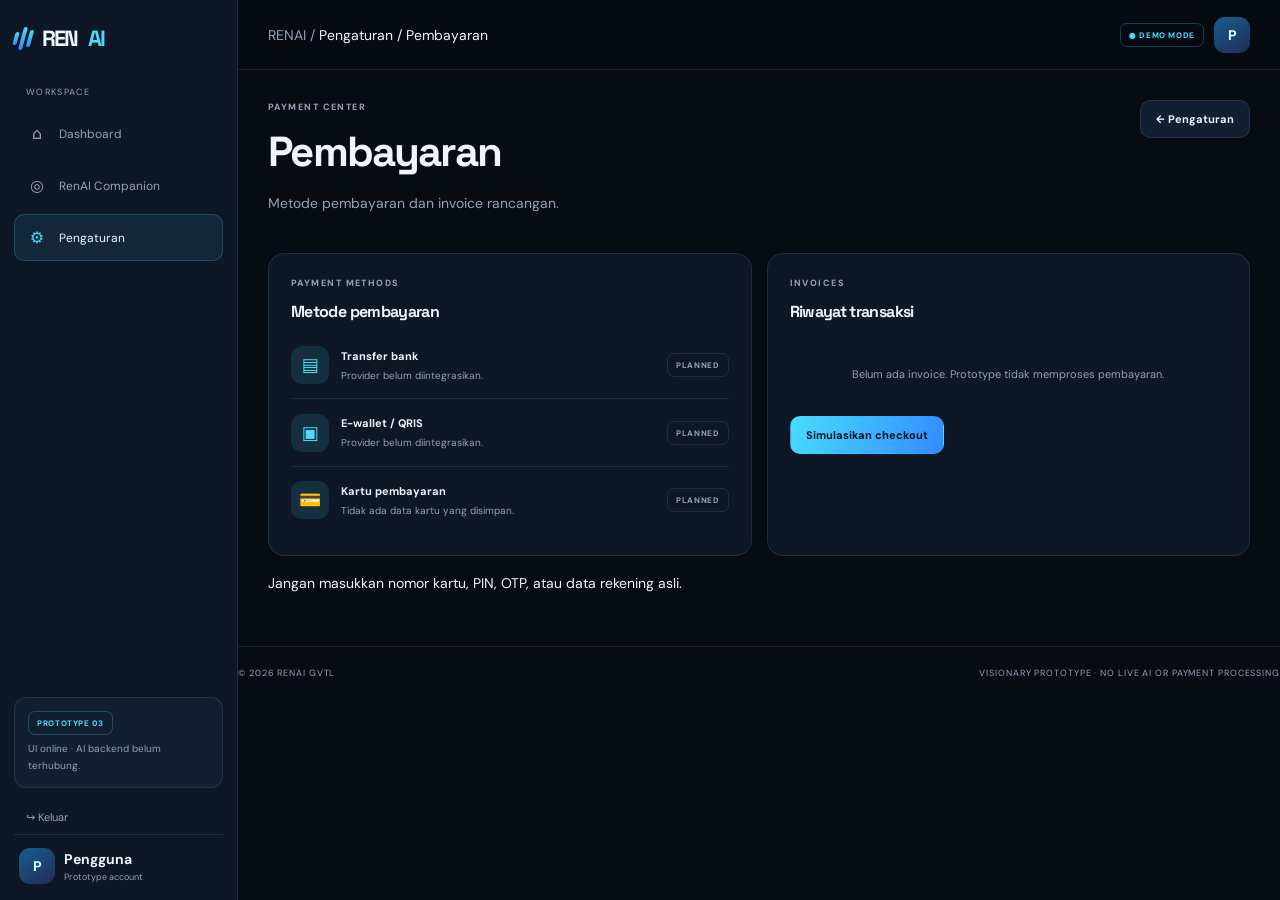
<file: payments.html>
<!doctype html><html lang="id"><head><meta charset="utf-8"><meta name="viewport" content="width=device-width, initial-scale=1"><meta name="theme-color" content="#070b12"><title>Pembayaran · RENAI Visionary</title><link rel="icon" href="assets/icons/renai.svg" type="image/svg+xml"><link rel="preconnect" href="https://fonts.googleapis.com"><link href="https://fonts.googleapis.com/css2?family=DM+Sans:wght@400;500;600;700&family=Space+Grotesk:wght@400;500;600;700&display=swap" rel="stylesheet"><link rel="stylesheet" href="css/base/variables.css"><link rel="stylesheet" href="css/base/reset.css"><link rel="stylesheet" href="css/base/type.css"><link rel="stylesheet" href="css/components/ui.css"><link rel="stylesheet" href="css/layout/shell.css"><link rel="stylesheet" href="css/pages/dashboard.css"><link rel="stylesheet" href="css/pages/companion.css"><link rel="stylesheet" href="css/pages/settings.css"><link rel="stylesheet" href="css/pages/live.css"><link rel="stylesheet" href="css/animations.css"><link rel="stylesheet" href="css/responsive.css"></head><body data-theme="dark"><div id="app-loader" class="loader-screen"><div class="loader-inner"><div class="spg-loader"><i></i><i></i><i></i></div><div class="loader-logo">REN<span>AI</span></div><div class="loader-caption">INITIALIZING EXPERIENCE</div></div></div><div class="app-shell"><aside class="sidebar"><a class="brand" href="app.html"><span class="brand-symbol"><i></i><i></i><i></i></span>REN<b>AI</b></a><div class="nav-label">WORKSPACE</div><nav class="nav"><a class="" href="app.html"><span class="navico">⌂</span>Dashboard</a><a class="" href="companion.html"><span class="navico">◎</span>RenAI Companion</a><a class="active" href="settings.html"><span class="navico">⚙</span>Pengaturan</a></nav><div class="side-bottom"><div class="mini-card"><span class="tag tag-blue">PROTOTYPE 03</span><p>UI online · AI backend belum terhubung.</p></div><a href="#" data-logout class="nav" style="display:flex;padding:10px 12px;color:var(--muted);font-size:11px">↪ Keluar</a><div class="user-row"><div class="avatar" data-profile-initial>P</div><div><strong data-profile-name>Pengguna</strong><small>Prototype account</small></div></div></div></aside><div class="overlay"></div><main class="main"><header class="topbar"><div style="display:flex;align-items:center;gap:12px"><button class="btn mobile-menu" aria-label="Buka menu">☰</button><div class="breadcrumb"><span style="color:var(--muted)">RENAI /</span> Pengaturan / Pembayaran</div></div><div style="display:flex;align-items:center;gap:10px"><span class="tag tag-blue">● DEMO MODE</span><a href="settings.html#profile" class="avatar" data-profile-initial>P</a></div></header>
<div class="page"><div class="pagehead"><div><p class="eyebrow">PAYMENT CENTER</p><h1>Pembayaran</h1><p class="muted">Metode pembayaran dan invoice rancangan.</p></div><a href="settings.html#billing" class="btn">← Pengaturan</a></div><div class="grid grid-2"><section class="content"><p class="eyebrow">PAYMENT METHODS</p><h3>Metode pembayaran</h3><div class="list-row"><div class="iconbox">▤</div><div><strong>Transfer bank</strong><p>Provider belum diintegrasikan.</p></div><span class="tag">PLANNED</span></div><div class="list-row"><div class="iconbox">▣</div><div><strong>E-wallet / QRIS</strong><p>Provider belum diintegrasikan.</p></div><span class="tag">PLANNED</span></div><div class="list-row"><div class="iconbox">💳</div><div><strong>Kartu pembayaran</strong><p>Tidak ada data kartu yang disimpan.</p></div><span class="tag">PLANNED</span></div></section><section class="content"><p class="eyebrow">INVOICES</p><h3>Riwayat transaksi</h3><div class="empty">Belum ada invoice. Prototype tidak memproses pembayaran.</div><button class="btn btn-primary" data-payment>Simulasikan checkout</button></section></div><div class="demo-note" style="margin-top:18px">Jangan masukkan nomor kartu, PIN, OTP, atau data rekening asli.</div></div>
<footer class="footer"><span>© <span data-current-year>2026</span> RENAI GVTL</span><span>VISIONARY PROTOTYPE · NO LIVE AI OR PAYMENT PROCESSING</span></footer></main></div><div id="toast-region" class="toast-region" aria-live="polite"></div><script src="js/modules/ui.js"></script><script src="js/modules/auth.js"></script><script src="js/modules/shell.js"></script><script src="js/modules/loader.js"></script><script src="js/modules/theme.js"></script><script src="js/modules/language.js"></script><script src="js/app.js"></script><script src="js/pages/billing.js"></script></body></html>
</file>
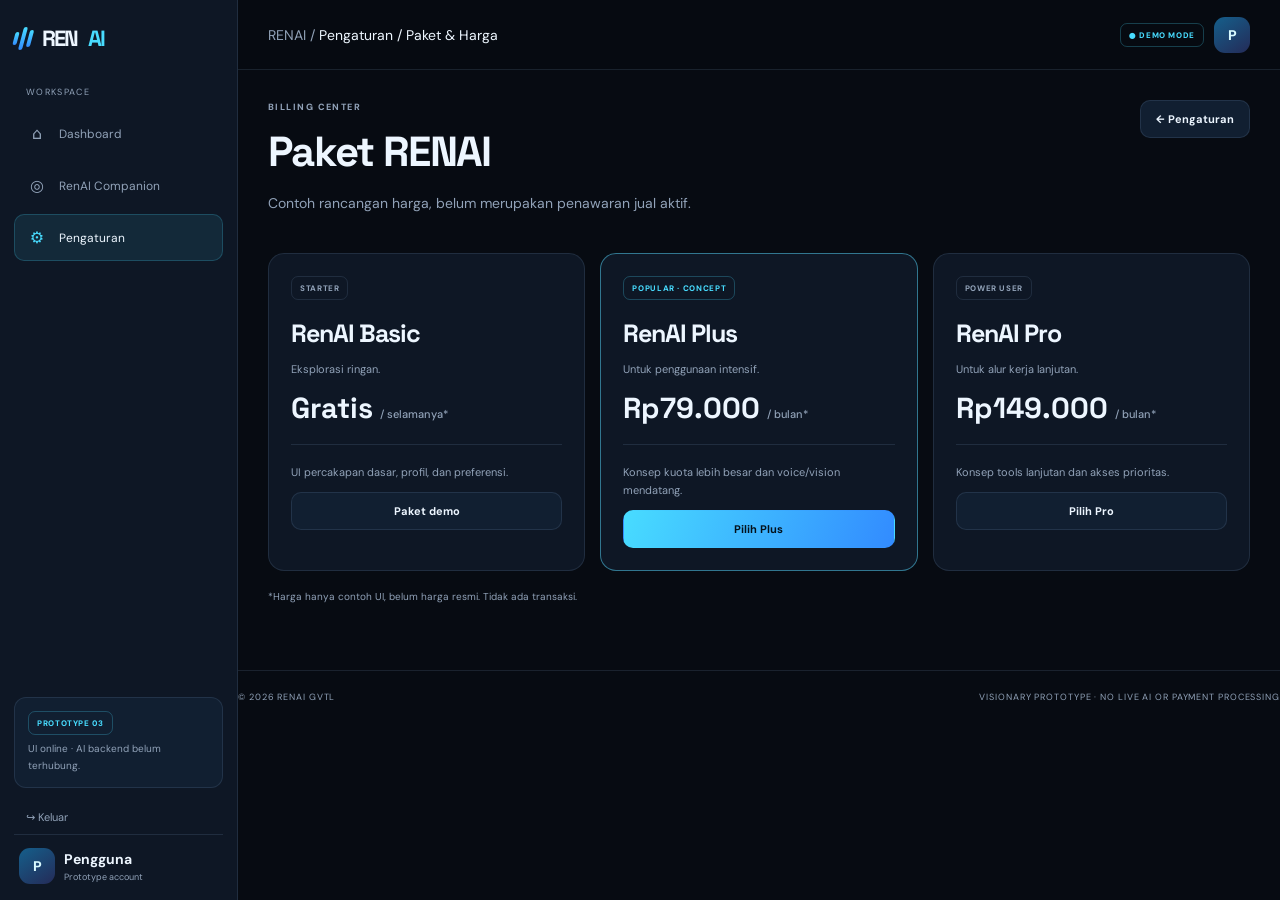
<file: pricing.html>
<!doctype html><html lang="id"><head><meta charset="utf-8"><meta name="viewport" content="width=device-width, initial-scale=1"><meta name="theme-color" content="#070b12"><title>Paket & Harga · RENAI Visionary</title><link rel="icon" href="assets/icons/renai.svg" type="image/svg+xml"><link rel="preconnect" href="https://fonts.googleapis.com"><link href="https://fonts.googleapis.com/css2?family=DM+Sans:wght@400;500;600;700&family=Space+Grotesk:wght@400;500;600;700&display=swap" rel="stylesheet"><link rel="stylesheet" href="css/base/variables.css"><link rel="stylesheet" href="css/base/reset.css"><link rel="stylesheet" href="css/base/type.css"><link rel="stylesheet" href="css/components/ui.css"><link rel="stylesheet" href="css/layout/shell.css"><link rel="stylesheet" href="css/pages/dashboard.css"><link rel="stylesheet" href="css/pages/companion.css"><link rel="stylesheet" href="css/pages/settings.css"><link rel="stylesheet" href="css/pages/live.css"><link rel="stylesheet" href="css/animations.css"><link rel="stylesheet" href="css/responsive.css"></head><body data-theme="dark"><div id="app-loader" class="loader-screen"><div class="loader-inner"><div class="spg-loader"><i></i><i></i><i></i></div><div class="loader-logo">REN<span>AI</span></div><div class="loader-caption">INITIALIZING EXPERIENCE</div></div></div><div class="app-shell"><aside class="sidebar"><a class="brand" href="app.html"><span class="brand-symbol"><i></i><i></i><i></i></span>REN<b>AI</b></a><div class="nav-label">WORKSPACE</div><nav class="nav"><a class="" href="app.html"><span class="navico">⌂</span>Dashboard</a><a class="" href="companion.html"><span class="navico">◎</span>RenAI Companion</a><a class="active" href="settings.html"><span class="navico">⚙</span>Pengaturan</a></nav><div class="side-bottom"><div class="mini-card"><span class="tag tag-blue">PROTOTYPE 03</span><p>UI online · AI backend belum terhubung.</p></div><a href="#" data-logout class="nav" style="display:flex;padding:10px 12px;color:var(--muted);font-size:11px">↪ Keluar</a><div class="user-row"><div class="avatar" data-profile-initial>P</div><div><strong data-profile-name>Pengguna</strong><small>Prototype account</small></div></div></div></aside><div class="overlay"></div><main class="main"><header class="topbar"><div style="display:flex;align-items:center;gap:12px"><button class="btn mobile-menu" aria-label="Buka menu">☰</button><div class="breadcrumb"><span style="color:var(--muted)">RENAI /</span> Pengaturan / Paket & Harga</div></div><div style="display:flex;align-items:center;gap:10px"><span class="tag tag-blue">● DEMO MODE</span><a href="settings.html#profile" class="avatar" data-profile-initial>P</a></div></header>
<div class="page"><div class="pagehead"><div><p class="eyebrow">BILLING CENTER</p><h1>Paket RENAI</h1><p class="muted">Contoh rancangan harga, belum merupakan penawaran jual aktif.</p></div><a href="settings.html#billing" class="btn">← Pengaturan</a></div><div class="grid grid-3"><section class="content"><span class="tag">STARTER</span><h2 style="margin-top:17px">RenAI Basic</h2><p class="muted" style="font-size:11px">Eksplorasi ringan.</p><div class="price">Gratis <small>/ selamanya*</small></div><div class="divider"></div><p class="muted" style="font-size:11px">UI percakapan dasar, profil, dan preferensi.</p><button class="btn btn-block" data-plan="Basic">Paket demo</button></section><section class="content" style="border-color:color-mix(in srgb,var(--cyan) 42%,var(--border))"><span class="tag tag-blue">POPULAR · CONCEPT</span><h2 style="margin-top:17px">RenAI Plus</h2><p class="muted" style="font-size:11px">Untuk penggunaan intensif.</p><div class="price">Rp79.000 <small>/ bulan*</small></div><div class="divider"></div><p class="muted" style="font-size:11px">Konsep kuota lebih besar dan voice/vision mendatang.</p><button class="btn btn-primary btn-block" data-plan="Plus">Pilih Plus</button></section><section class="content"><span class="tag">POWER USER</span><h2 style="margin-top:17px">RenAI Pro</h2><p class="muted" style="font-size:11px">Untuk alur kerja lanjutan.</p><div class="price">Rp149.000 <small>/ bulan*</small></div><div class="divider"></div><p class="muted" style="font-size:11px">Konsep tools lanjutan dan akses prioritas.</p><button class="btn btn-block" data-plan="Pro">Pilih Pro</button></section></div><p class="muted" style="font-size:10px;margin-top:18px">*Harga hanya contoh UI, belum harga resmi. Tidak ada transaksi.</p></div>
<footer class="footer"><span>© <span data-current-year>2026</span> RENAI GVTL</span><span>VISIONARY PROTOTYPE · NO LIVE AI OR PAYMENT PROCESSING</span></footer></main></div><div id="toast-region" class="toast-region" aria-live="polite"></div><script src="js/modules/ui.js"></script><script src="js/modules/auth.js"></script><script src="js/modules/shell.js"></script><script src="js/modules/loader.js"></script><script src="js/modules/theme.js"></script><script src="js/modules/language.js"></script><script src="js/app.js"></script><script src="js/pages/billing.js"></script></body></html>
</file>
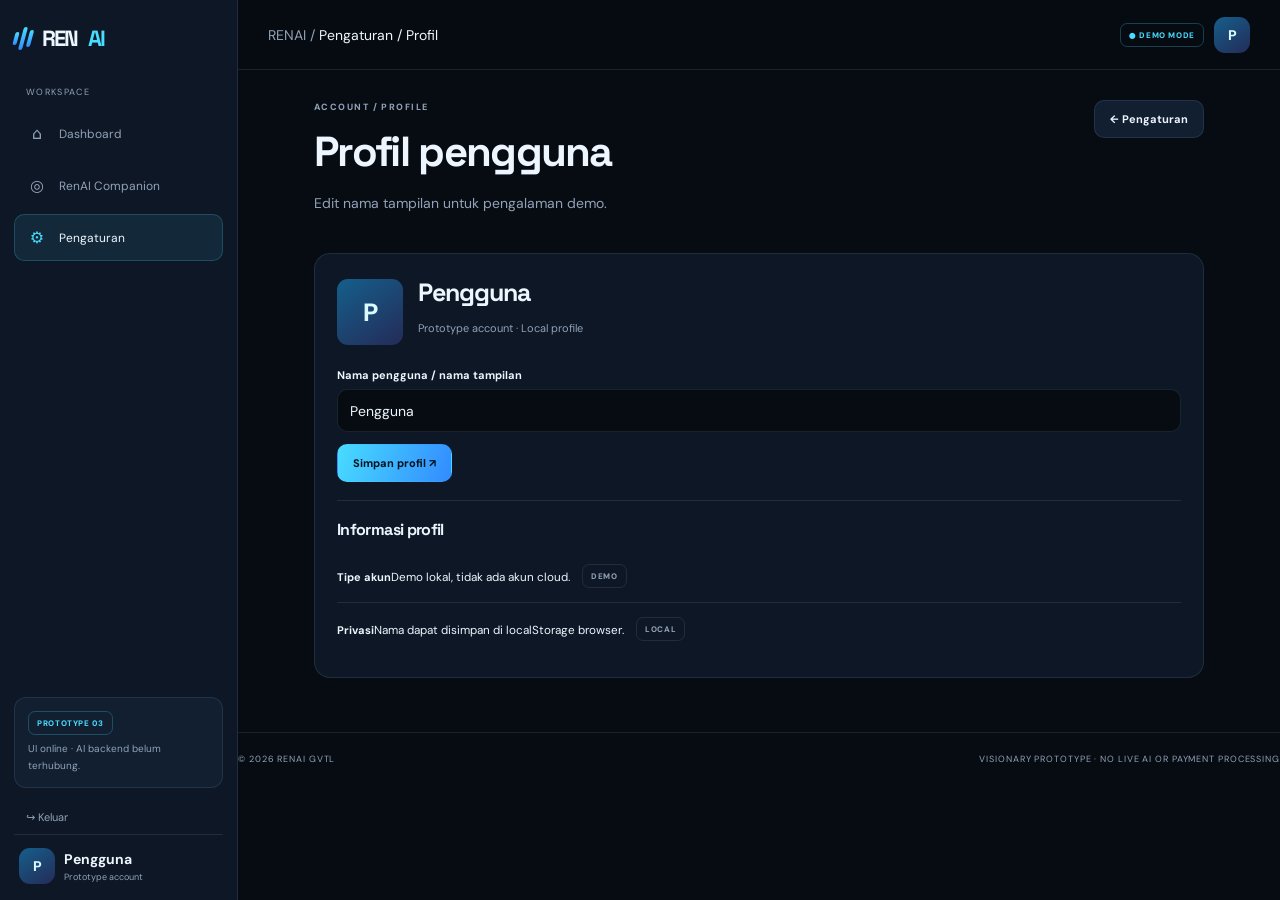
<file: profile.html>
<!doctype html><html lang="id"><head><meta charset="utf-8"><meta name="viewport" content="width=device-width, initial-scale=1"><meta name="theme-color" content="#070b12"><title>Profil · RENAI Visionary</title><link rel="icon" href="assets/icons/renai.svg" type="image/svg+xml"><link rel="preconnect" href="https://fonts.googleapis.com"><link href="https://fonts.googleapis.com/css2?family=DM+Sans:wght@400;500;600;700&family=Space+Grotesk:wght@400;500;600;700&display=swap" rel="stylesheet"><link rel="stylesheet" href="css/base/variables.css"><link rel="stylesheet" href="css/base/reset.css"><link rel="stylesheet" href="css/base/type.css"><link rel="stylesheet" href="css/components/ui.css"><link rel="stylesheet" href="css/layout/shell.css"><link rel="stylesheet" href="css/pages/dashboard.css"><link rel="stylesheet" href="css/pages/companion.css"><link rel="stylesheet" href="css/pages/settings.css"><link rel="stylesheet" href="css/pages/live.css"><link rel="stylesheet" href="css/animations.css"><link rel="stylesheet" href="css/responsive.css"></head><body data-theme="dark"><div id="app-loader" class="loader-screen"><div class="loader-inner"><div class="spg-loader"><i></i><i></i><i></i></div><div class="loader-logo">REN<span>AI</span></div><div class="loader-caption">INITIALIZING EXPERIENCE</div></div></div><div class="app-shell"><aside class="sidebar"><a class="brand" href="app.html"><span class="brand-symbol"><i></i><i></i><i></i></span>REN<b>AI</b></a><div class="nav-label">WORKSPACE</div><nav class="nav"><a class="" href="app.html"><span class="navico">⌂</span>Dashboard</a><a class="" href="companion.html"><span class="navico">◎</span>RenAI Companion</a><a class="active" href="settings.html"><span class="navico">⚙</span>Pengaturan</a></nav><div class="side-bottom"><div class="mini-card"><span class="tag tag-blue">PROTOTYPE 03</span><p>UI online · AI backend belum terhubung.</p></div><a href="#" data-logout class="nav" style="display:flex;padding:10px 12px;color:var(--muted);font-size:11px">↪ Keluar</a><div class="user-row"><div class="avatar" data-profile-initial>P</div><div><strong data-profile-name>Pengguna</strong><small>Prototype account</small></div></div></div></aside><div class="overlay"></div><main class="main"><header class="topbar"><div style="display:flex;align-items:center;gap:12px"><button class="btn mobile-menu" aria-label="Buka menu">☰</button><div class="breadcrumb"><span style="color:var(--muted)">RENAI /</span> Pengaturan / Profil</div></div><div style="display:flex;align-items:center;gap:10px"><span class="tag tag-blue">● DEMO MODE</span><a href="settings.html#profile" class="avatar" data-profile-initial>P</a></div></header>
<div class="page settings-subpage"><div class="pagehead"><div><p class="eyebrow">ACCOUNT / PROFILE</p><h1>Profil pengguna</h1><p class="muted">Edit nama tampilan untuk pengalaman demo.</p></div><a href="settings.html#profile" class="btn">← Pengaturan</a></div><section class="content"><div class="profile-summary"><div class="avatar" data-profile-initial>P</div><div><h2 data-profile-name>Pengguna</h2><p class="muted" style="font-size:11px">Prototype account · Local profile</p></div></div><div class="field"><label for="profile-name">Nama pengguna / nama tampilan</label><input id="profile-name" placeholder="Masukkan nama tampilan"></div><button id="save-profile" class="btn btn-primary">Simpan profil ↗</button><div class="divider"></div><h3>Informasi profil</h3><div class="list-row"><div class="setting-copy"><strong>Tipe akun</strong><small>Demo lokal, tidak ada akun cloud.</small></div><span class="tag">DEMO</span></div><div class="list-row"><div class="setting-copy"><strong>Privasi</strong><small>Nama dapat disimpan di localStorage browser.</small></div><span class="tag">LOCAL</span></div></section></div>
<footer class="footer"><span>© <span data-current-year>2026</span> RENAI GVTL</span><span>VISIONARY PROTOTYPE · NO LIVE AI OR PAYMENT PROCESSING</span></footer></main></div><div id="toast-region" class="toast-region" aria-live="polite"></div><script src="js/modules/ui.js"></script><script src="js/modules/auth.js"></script><script src="js/modules/shell.js"></script><script src="js/modules/loader.js"></script><script src="js/modules/theme.js"></script><script src="js/modules/language.js"></script><script src="js/app.js"></script><script src="js/pages/settings.js"></script></body></html>
</file>
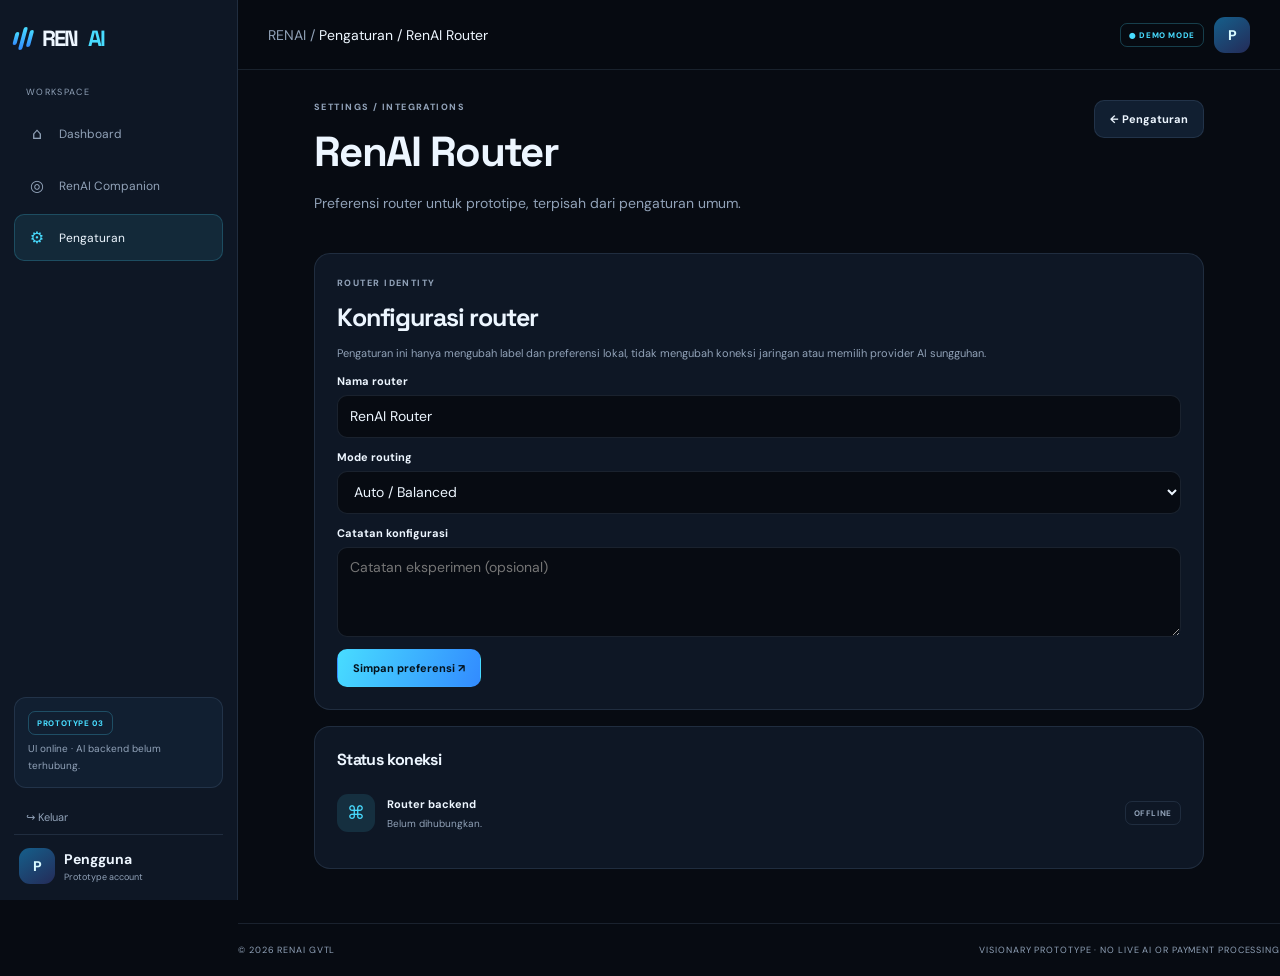
<file: router-settings.html>
<!doctype html><html lang="id"><head><meta charset="utf-8"><meta name="viewport" content="width=device-width, initial-scale=1"><meta name="theme-color" content="#070b12"><title>RenAI Router · RENAI Visionary</title><link rel="icon" href="assets/icons/renai.svg" type="image/svg+xml"><link rel="preconnect" href="https://fonts.googleapis.com"><link href="https://fonts.googleapis.com/css2?family=DM+Sans:wght@400;500;600;700&family=Space+Grotesk:wght@400;500;600;700&display=swap" rel="stylesheet"><link rel="stylesheet" href="css/base/variables.css"><link rel="stylesheet" href="css/base/reset.css"><link rel="stylesheet" href="css/base/type.css"><link rel="stylesheet" href="css/components/ui.css"><link rel="stylesheet" href="css/layout/shell.css"><link rel="stylesheet" href="css/pages/dashboard.css"><link rel="stylesheet" href="css/pages/companion.css"><link rel="stylesheet" href="css/pages/settings.css"><link rel="stylesheet" href="css/pages/live.css"><link rel="stylesheet" href="css/animations.css"><link rel="stylesheet" href="css/responsive.css"></head><body data-theme="dark"><div id="app-loader" class="loader-screen"><div class="loader-inner"><div class="spg-loader"><i></i><i></i><i></i></div><div class="loader-logo">REN<span>AI</span></div><div class="loader-caption">INITIALIZING EXPERIENCE</div></div></div><div class="app-shell"><aside class="sidebar"><a class="brand" href="app.html"><span class="brand-symbol"><i></i><i></i><i></i></span>REN<b>AI</b></a><div class="nav-label">WORKSPACE</div><nav class="nav"><a class="" href="app.html"><span class="navico">⌂</span>Dashboard</a><a class="" href="companion.html"><span class="navico">◎</span>RenAI Companion</a><a class="active" href="settings.html"><span class="navico">⚙</span>Pengaturan</a></nav><div class="side-bottom"><div class="mini-card"><span class="tag tag-blue">PROTOTYPE 03</span><p>UI online · AI backend belum terhubung.</p></div><a href="#" data-logout class="nav" style="display:flex;padding:10px 12px;color:var(--muted);font-size:11px">↪ Keluar</a><div class="user-row"><div class="avatar" data-profile-initial>P</div><div><strong data-profile-name>Pengguna</strong><small>Prototype account</small></div></div></div></aside><div class="overlay"></div><main class="main"><header class="topbar"><div style="display:flex;align-items:center;gap:12px"><button class="btn mobile-menu" aria-label="Buka menu">☰</button><div class="breadcrumb"><span style="color:var(--muted)">RENAI /</span> Pengaturan / RenAI Router</div></div><div style="display:flex;align-items:center;gap:10px"><span class="tag tag-blue">● DEMO MODE</span><a href="settings.html#profile" class="avatar" data-profile-initial>P</a></div></header>
<div class="page settings-subpage"><div class="pagehead"><div><p class="eyebrow">SETTINGS / INTEGRATIONS</p><h1>RenAI Router</h1><p class="muted">Preferensi router untuk prototipe, terpisah dari pengaturan umum.</p></div><a href="settings.html#integrations" class="btn">← Pengaturan</a></div><section class="content"><p class="eyebrow">ROUTER IDENTITY</p><h2>Konfigurasi router</h2><p class="muted" style="font-size:11px">Pengaturan ini hanya mengubah label dan preferensi lokal, tidak mengubah koneksi jaringan atau memilih provider AI sungguhan.</p><div class="field"><label for="router-name">Nama router</label><input id="router-name" value="RenAI Router" maxlength="40"></div><div class="field"><label for="router-mode">Mode routing</label><select id="router-mode"><option>Auto / Balanced</option><option>Fast response</option><option>Vision priority</option><option>Text priority</option></select></div><div class="field"><label for="router-notes">Catatan konfigurasi</label><textarea id="router-notes" placeholder="Catatan eksperimen (opsional)"></textarea></div><button class="btn btn-primary" id="save-router">Simpan preferensi ↗</button></section><div class="content" style="margin-top:16px"><h3>Status koneksi</h3><div class="list-row"><div class="iconbox">⌘</div><div><strong>Router backend</strong><p>Belum dihubungkan.</p></div><span class="tag">OFFLINE</span></div></div></div>
<footer class="footer"><span>© <span data-current-year>2026</span> RENAI GVTL</span><span>VISIONARY PROTOTYPE · NO LIVE AI OR PAYMENT PROCESSING</span></footer></main></div><div id="toast-region" class="toast-region" aria-live="polite"></div><script src="js/modules/ui.js"></script><script src="js/modules/auth.js"></script><script src="js/modules/shell.js"></script><script src="js/modules/loader.js"></script><script src="js/modules/theme.js"></script><script src="js/modules/language.js"></script><script src="js/app.js"></script><script src="js/pages/settings.js"></script></body></html>
</file>
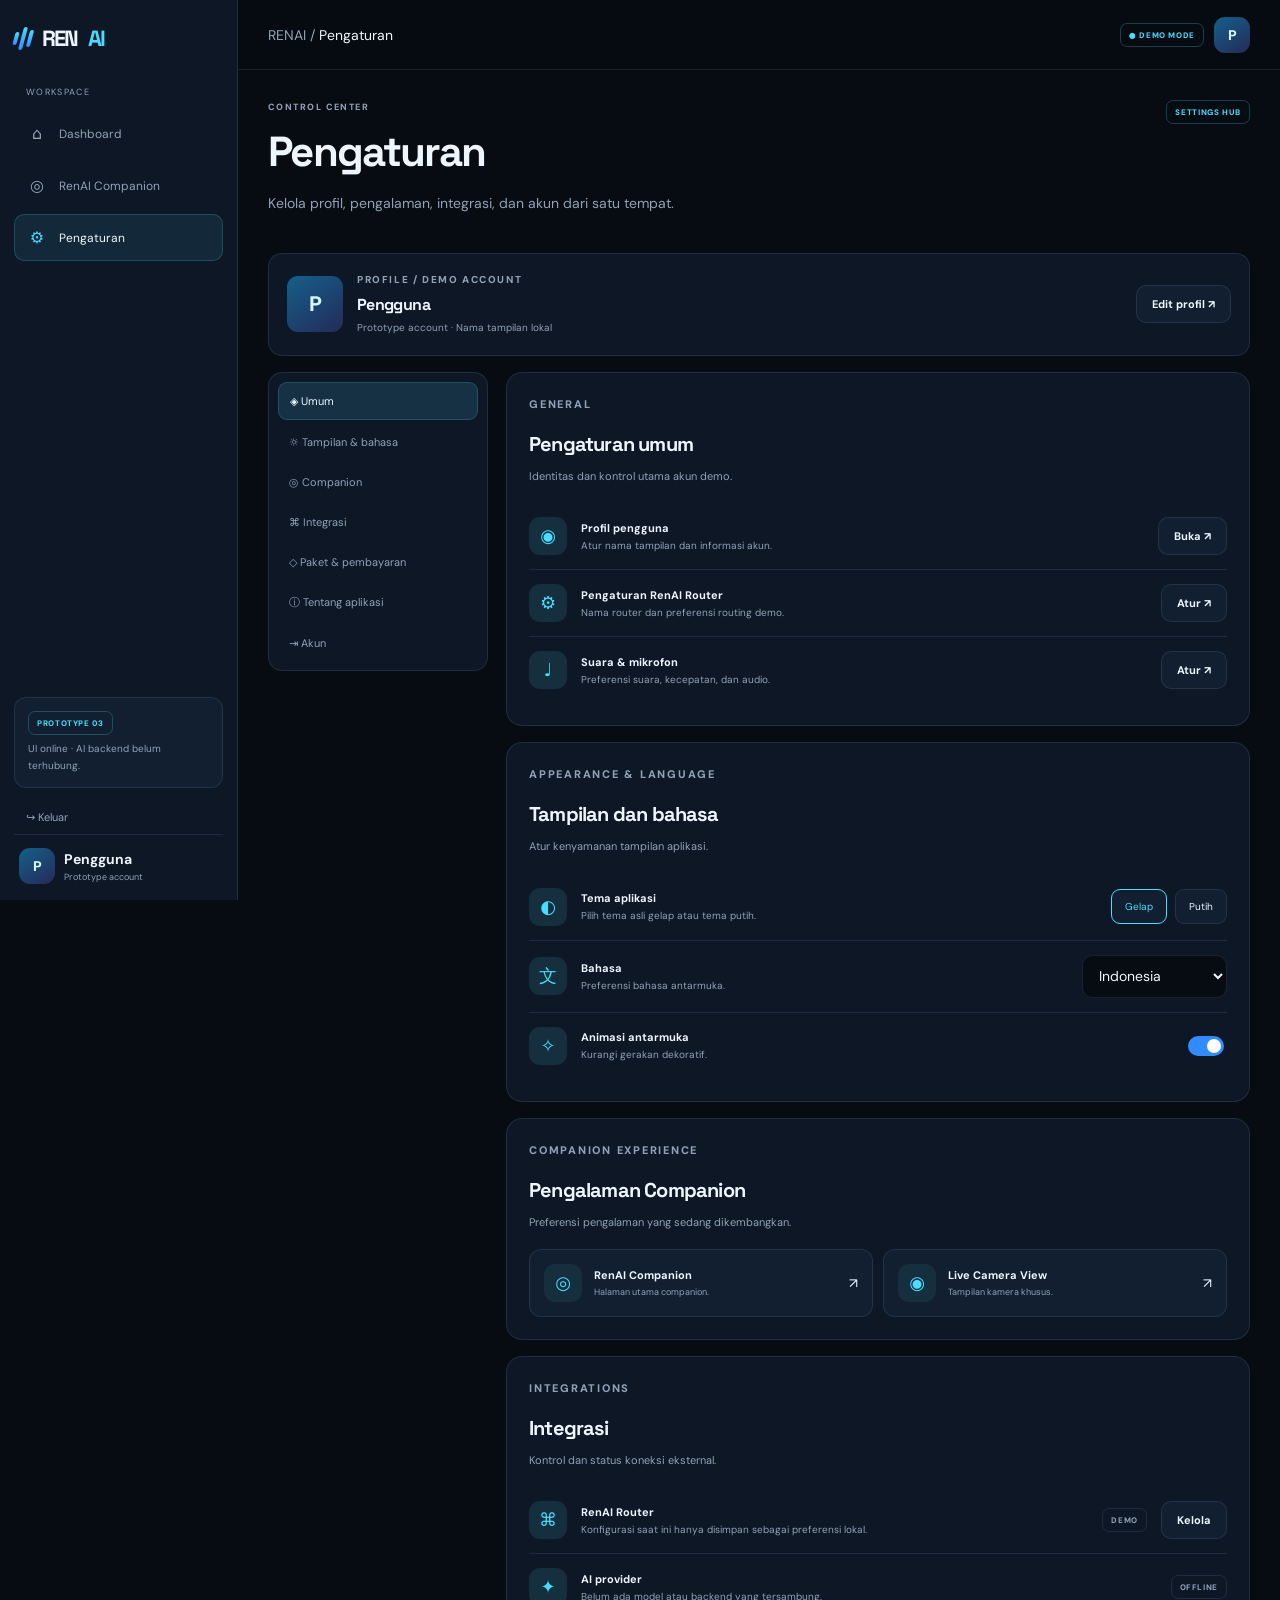
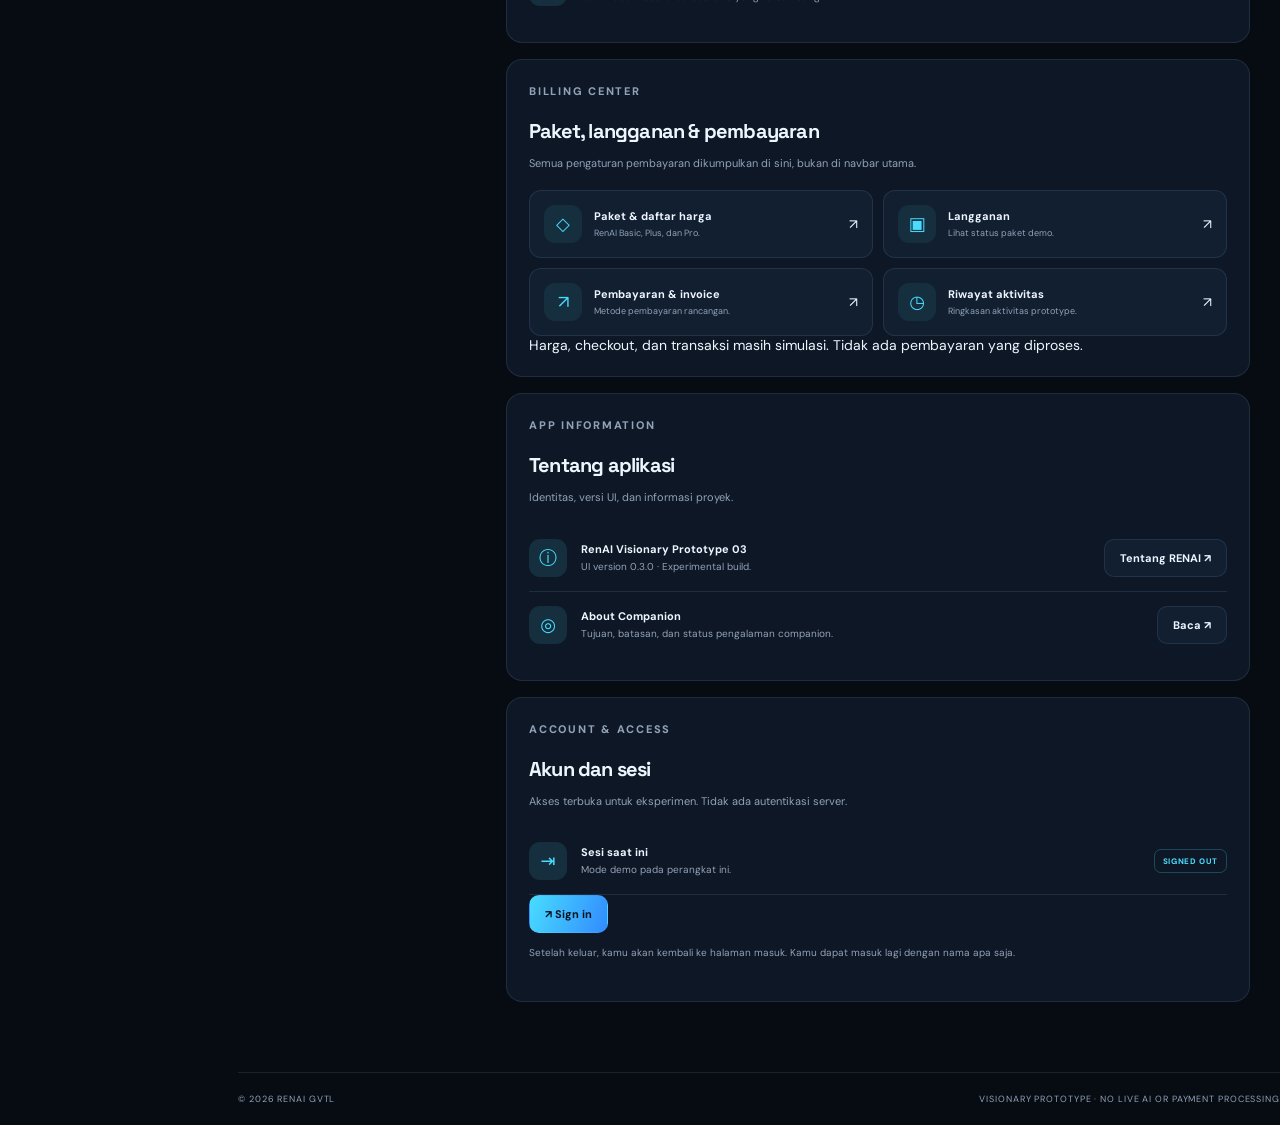
<file: settings.html>
<!doctype html><html lang="id"><head><meta charset="utf-8"><meta name="viewport" content="width=device-width, initial-scale=1"><meta name="theme-color" content="#070b12"><title>Pengaturan · RENAI Visionary</title><link rel="icon" href="assets/icons/renai.svg" type="image/svg+xml"><link rel="preconnect" href="https://fonts.googleapis.com"><link href="https://fonts.googleapis.com/css2?family=DM+Sans:wght@400;500;600;700&family=Space+Grotesk:wght@400;500;600;700&display=swap" rel="stylesheet"><link rel="stylesheet" href="css/base/variables.css"><link rel="stylesheet" href="css/base/reset.css"><link rel="stylesheet" href="css/base/type.css"><link rel="stylesheet" href="css/components/ui.css"><link rel="stylesheet" href="css/layout/shell.css"><link rel="stylesheet" href="css/pages/dashboard.css"><link rel="stylesheet" href="css/pages/companion.css"><link rel="stylesheet" href="css/pages/settings.css"><link rel="stylesheet" href="css/pages/live.css"><link rel="stylesheet" href="css/animations.css"><link rel="stylesheet" href="css/responsive.css"></head><body data-theme="dark"><div id="app-loader" class="loader-screen"><div class="loader-inner"><div class="spg-loader"><i></i><i></i><i></i></div><div class="loader-logo">REN<span>AI</span></div><div class="loader-caption">INITIALIZING EXPERIENCE</div></div></div><div class="app-shell"><aside class="sidebar"><a class="brand" href="app.html"><span class="brand-symbol"><i></i><i></i><i></i></span>REN<b>AI</b></a><div class="nav-label">WORKSPACE</div><nav class="nav"><a class="" href="app.html"><span class="navico">⌂</span>Dashboard</a><a class="" href="companion.html"><span class="navico">◎</span>RenAI Companion</a><a class="active" href="settings.html"><span class="navico">⚙</span>Pengaturan</a></nav><div class="side-bottom"><div class="mini-card"><span class="tag tag-blue">PROTOTYPE 03</span><p>UI online · AI backend belum terhubung.</p></div><a href="#" data-logout class="nav" style="display:flex;padding:10px 12px;color:var(--muted);font-size:11px">↪ Keluar</a><div class="user-row"><div class="avatar" data-profile-initial>P</div><div><strong data-profile-name>Pengguna</strong><small>Prototype account</small></div></div></div></aside><div class="overlay"></div><main class="main"><header class="topbar"><div style="display:flex;align-items:center;gap:12px"><button class="btn mobile-menu" aria-label="Buka menu">☰</button><div class="breadcrumb"><span style="color:var(--muted)">RENAI /</span> Pengaturan</div></div><div style="display:flex;align-items:center;gap:10px"><span class="tag tag-blue">● DEMO MODE</span><a href="settings.html#profile" class="avatar" data-profile-initial>P</a></div></header>
<div class="page"><div class="pagehead"><div><p class="eyebrow">CONTROL CENTER</p><h1>Pengaturan</h1><p class="muted">Kelola profil, pengalaman, integrasi, dan akun dari satu tempat.</p></div><span class="tag tag-blue">SETTINGS HUB</span></div>
<section class="settings-profile" id="profile"><div class="avatar" data-profile-initial>P</div><div class="settings-profile-main"><p class="eyebrow" style="margin-bottom:6px">PROFILE / DEMO ACCOUNT</p><h3 data-profile-name>Pengguna</h3><p>Prototype account · Nama tampilan lokal</p></div><a href="profile.html" class="btn">Edit profil ↗</a></section>
<div class="settings-layout"><nav class="settings-tabs"><a class="active" href="#general">◈ Umum</a><a href="#preferences">☼ Tampilan & bahasa</a><a href="#companion">◎ Companion</a><a href="#integrations">⌘ Integrasi</a><a href="#billing">◇ Paket & pembayaran</a><a href="#about">ⓘ Tentang aplikasi</a><a href="#account">⇥ Akun</a></nav><div>
<section class="content settings-section" id="general"><p class="eyebrow">GENERAL</p><h2>Pengaturan umum</h2><p>Identitas dan kontrol utama akun demo.</p><div class="list-row"><div class="iconbox">◉</div><div class="setting-copy"><strong>Profil pengguna</strong><small>Atur nama tampilan dan informasi akun.</small></div><a class="btn" href="profile.html">Buka ↗</a></div><div class="list-row"><div class="iconbox">⚙</div><div class="setting-copy"><strong>Pengaturan RenAI Router</strong><small>Nama router dan preferensi routing demo.</small></div><a class="btn" href="router-settings.html">Atur ↗</a></div><div class="list-row"><div class="iconbox">♩</div><div class="setting-copy"><strong>Suara & mikrofon</strong><small>Preferensi suara, kecepatan, dan audio.</small></div><a class="btn" href="voice-settings.html">Atur ↗</a></div></section>
<section class="content settings-section" id="preferences"><p class="eyebrow">APPEARANCE & LANGUAGE</p><h2>Tampilan dan bahasa</h2><p>Atur kenyamanan tampilan aplikasi.</p><div class="list-row"><div class="iconbox">◐</div><div class="setting-copy"><strong>Tema aplikasi</strong><small>Pilih tema asli gelap atau tema putih.</small></div><div class="theme-options"><button class="theme-choice active" data-theme-choice="dark">Gelap</button><button class="theme-choice" data-theme-choice="light">Putih</button></div></div><div class="list-row"><div class="iconbox">文</div><div class="setting-copy"><strong>Bahasa</strong><small>Preferensi bahasa antarmuka.</small></div><select class="input" data-language aria-label="Bahasa" style="width:145px"><option value="id">Indonesia</option><option value="en">English</option></select></div><div class="list-row"><div class="iconbox">✧</div><div class="setting-copy"><strong>Animasi antarmuka</strong><small>Kurangi gerakan dekoratif.</small></div><input id="animations-toggle" class="switch" type="checkbox" checked></div></section>
<section class="content settings-section" id="companion"><p class="eyebrow">COMPANION EXPERIENCE</p><h2>Pengalaman Companion</h2><p>Preferensi pengalaman yang sedang dikembangkan.</p><div class="settings-shortcuts"><a class="shortcut" href="companion.html"><div class="iconbox">◎</div><div><strong>RenAI Companion</strong><small>Halaman utama companion.</small></div><span>↗</span></a><a class="shortcut" href="live.html"><div class="iconbox">◉</div><div><strong>Live Camera View</strong><small>Tampilan kamera khusus.</small></div><span>↗</span></a></div></section>
<section class="content settings-section" id="integrations"><p class="eyebrow">INTEGRATIONS</p><h2>Integrasi</h2><p>Kontrol dan status koneksi eksternal.</p><div class="list-row"><div class="iconbox">⌘</div><div class="setting-copy"><strong>RenAI Router</strong><small>Konfigurasi saat ini hanya disimpan sebagai preferensi lokal.</small></div><span class="tag">DEMO</span><a href="router-settings.html" class="btn">Kelola</a></div><div class="list-row"><div class="iconbox">✦</div><div class="setting-copy"><strong>AI provider</strong><small>Belum ada model atau backend yang tersambung.</small></div><span class="tag">OFFLINE</span></div></section>
<section class="content settings-section" id="billing"><p class="eyebrow">BILLING CENTER</p><h2>Paket, langganan & pembayaran</h2><p>Semua pengaturan pembayaran dikumpulkan di sini, bukan di navbar utama.</p><div class="settings-shortcuts"><a class="shortcut" href="pricing.html"><div class="iconbox">◇</div><div><strong>Paket & daftar harga</strong><small>RenAI Basic, Plus, dan Pro.</small></div><span>↗</span></a><a class="shortcut" href="subscription.html"><div class="iconbox">▣</div><div><strong>Langganan</strong><small>Lihat status paket demo.</small></div><span>↗</span></a><a class="shortcut" href="payments.html"><div class="iconbox">↗</div><div><strong>Pembayaran & invoice</strong><small>Metode pembayaran rancangan.</small></div><span>↗</span></a><a class="shortcut" href="history.html"><div class="iconbox">◷</div><div><strong>Riwayat aktivitas</strong><small>Ringkasan aktivitas prototype.</small></div><span>↗</span></a></div><div class="demo-note">Harga, checkout, dan transaksi masih simulasi. Tidak ada pembayaran yang diproses.</div></section>
<section class="content settings-section" id="about"><p class="eyebrow">APP INFORMATION</p><h2>Tentang aplikasi</h2><p>Identitas, versi UI, dan informasi proyek.</p><div class="list-row"><div class="iconbox">ⓘ</div><div class="setting-copy"><strong>RenAI Visionary Prototype 03</strong><small>UI version 0.3.0 · Experimental build.</small></div><a href="about.html" class="btn">Tentang RENAI ↗</a></div><div class="list-row"><div class="iconbox">◎</div><div class="setting-copy"><strong>About Companion</strong><small>Tujuan, batasan, dan status pengalaman companion.</small></div><a href="about.html#companion" class="btn">Baca ↗</a></div></section>
<section class="content settings-section" id="account"><p class="eyebrow">ACCOUNT & ACCESS</p><h2>Akun dan sesi</h2><p>Akses terbuka untuk eksperimen. Tidak ada autentikasi server.</p><div class="list-row"><div class="iconbox">⇥</div><div class="setting-copy"><strong>Sesi saat ini</strong><small>Mode demo pada perangkat ini.</small></div><span class="tag tag-blue" id="account-status">DEMO SESSION</span></div><button class="btn btn-danger" id="account-action">↪ Log out</button><p style="font-size:10px;color:var(--muted);margin-top:12px">Setelah keluar, kamu akan kembali ke halaman masuk. Kamu dapat masuk lagi dengan nama apa saja.</p></section>
</div></div></div>
<footer class="footer"><span>© <span data-current-year>2026</span> RENAI GVTL</span><span>VISIONARY PROTOTYPE · NO LIVE AI OR PAYMENT PROCESSING</span></footer></main></div><div id="toast-region" class="toast-region" aria-live="polite"></div><script src="js/modules/ui.js"></script><script src="js/modules/auth.js"></script><script src="js/modules/shell.js"></script><script src="js/modules/loader.js"></script><script src="js/modules/theme.js"></script><script src="js/modules/language.js"></script><script src="js/app.js"></script><script src="js/pages/settings.js"></script></body></html>
</file>
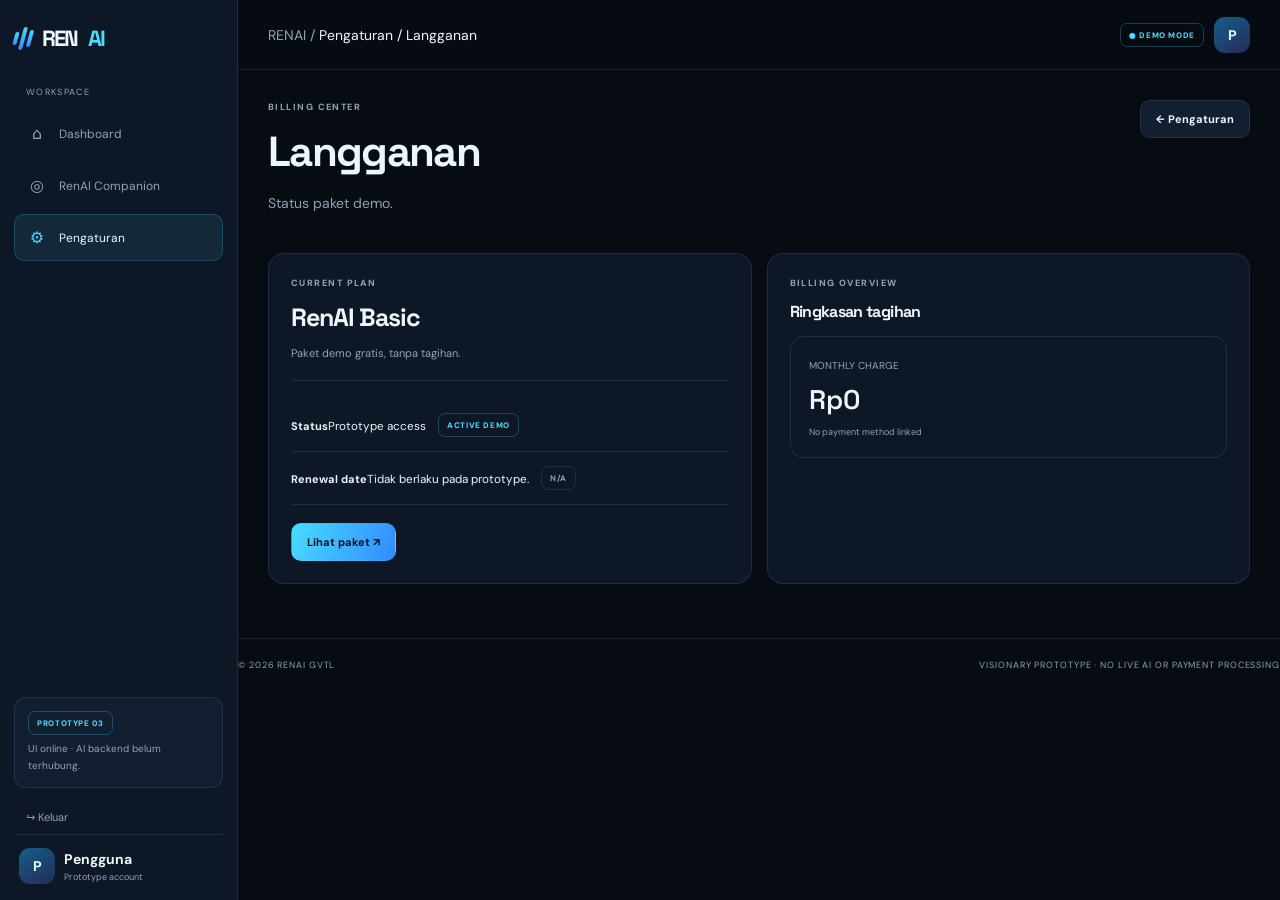
<file: subscription.html>
<!doctype html><html lang="id"><head><meta charset="utf-8"><meta name="viewport" content="width=device-width, initial-scale=1"><meta name="theme-color" content="#070b12"><title>Langganan · RENAI Visionary</title><link rel="icon" href="assets/icons/renai.svg" type="image/svg+xml"><link rel="preconnect" href="https://fonts.googleapis.com"><link href="https://fonts.googleapis.com/css2?family=DM+Sans:wght@400;500;600;700&family=Space+Grotesk:wght@400;500;600;700&display=swap" rel="stylesheet"><link rel="stylesheet" href="css/base/variables.css"><link rel="stylesheet" href="css/base/reset.css"><link rel="stylesheet" href="css/base/type.css"><link rel="stylesheet" href="css/components/ui.css"><link rel="stylesheet" href="css/layout/shell.css"><link rel="stylesheet" href="css/pages/dashboard.css"><link rel="stylesheet" href="css/pages/companion.css"><link rel="stylesheet" href="css/pages/settings.css"><link rel="stylesheet" href="css/pages/live.css"><link rel="stylesheet" href="css/animations.css"><link rel="stylesheet" href="css/responsive.css"></head><body data-theme="dark"><div id="app-loader" class="loader-screen"><div class="loader-inner"><div class="spg-loader"><i></i><i></i><i></i></div><div class="loader-logo">REN<span>AI</span></div><div class="loader-caption">INITIALIZING EXPERIENCE</div></div></div><div class="app-shell"><aside class="sidebar"><a class="brand" href="app.html"><span class="brand-symbol"><i></i><i></i><i></i></span>REN<b>AI</b></a><div class="nav-label">WORKSPACE</div><nav class="nav"><a class="" href="app.html"><span class="navico">⌂</span>Dashboard</a><a class="" href="companion.html"><span class="navico">◎</span>RenAI Companion</a><a class="active" href="settings.html"><span class="navico">⚙</span>Pengaturan</a></nav><div class="side-bottom"><div class="mini-card"><span class="tag tag-blue">PROTOTYPE 03</span><p>UI online · AI backend belum terhubung.</p></div><a href="#" data-logout class="nav" style="display:flex;padding:10px 12px;color:var(--muted);font-size:11px">↪ Keluar</a><div class="user-row"><div class="avatar" data-profile-initial>P</div><div><strong data-profile-name>Pengguna</strong><small>Prototype account</small></div></div></div></aside><div class="overlay"></div><main class="main"><header class="topbar"><div style="display:flex;align-items:center;gap:12px"><button class="btn mobile-menu" aria-label="Buka menu">☰</button><div class="breadcrumb"><span style="color:var(--muted)">RENAI /</span> Pengaturan / Langganan</div></div><div style="display:flex;align-items:center;gap:10px"><span class="tag tag-blue">● DEMO MODE</span><a href="settings.html#profile" class="avatar" data-profile-initial>P</a></div></header>
<div class="page"><div class="pagehead"><div><p class="eyebrow">BILLING CENTER</p><h1>Langganan</h1><p class="muted">Status paket demo.</p></div><a href="settings.html#billing" class="btn">← Pengaturan</a></div><div class="grid grid-2"><section class="content"><p class="eyebrow">CURRENT PLAN</p><h2>RenAI Basic</h2><p class="muted" style="font-size:11px">Paket demo gratis, tanpa tagihan.</p><div class="divider"></div><div class="list-row"><div class="setting-copy"><strong>Status</strong><small>Prototype access</small></div><span class="tag tag-blue">ACTIVE DEMO</span></div><div class="list-row"><div class="setting-copy"><strong>Renewal date</strong><small>Tidak berlaku pada prototype.</small></div><span class="tag">N/A</span></div><a href="pricing.html" class="btn btn-primary" style="margin-top:18px">Lihat paket ↗</a></section><section class="content"><p class="eyebrow">BILLING OVERVIEW</p><h3>Ringkasan tagihan</h3><div class="stat" style="margin-top:14px"><span>MONTHLY CHARGE</span><strong>Rp0</strong><small style="color:var(--muted)">No payment method linked</small></div></section></div></div>
<footer class="footer"><span>© <span data-current-year>2026</span> RENAI GVTL</span><span>VISIONARY PROTOTYPE · NO LIVE AI OR PAYMENT PROCESSING</span></footer></main></div><div id="toast-region" class="toast-region" aria-live="polite"></div><script src="js/modules/ui.js"></script><script src="js/modules/auth.js"></script><script src="js/modules/shell.js"></script><script src="js/modules/loader.js"></script><script src="js/modules/theme.js"></script><script src="js/modules/language.js"></script><script src="js/app.js"></script></body></html>
</file>
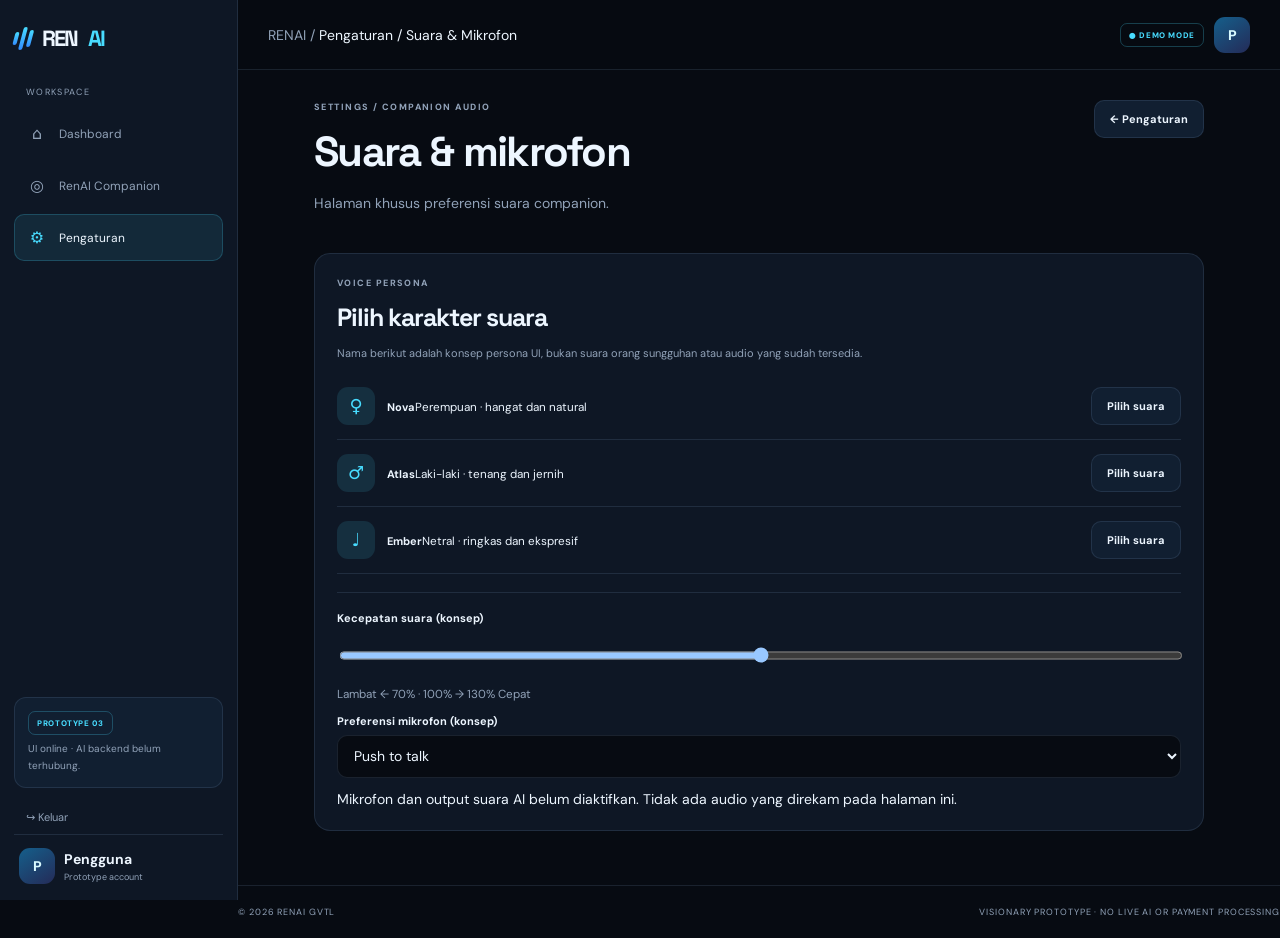
<file: voice-settings.html>
<!doctype html><html lang="id"><head><meta charset="utf-8"><meta name="viewport" content="width=device-width, initial-scale=1"><meta name="theme-color" content="#070b12"><title>Suara & Mikrofon · RENAI Visionary</title><link rel="icon" href="assets/icons/renai.svg" type="image/svg+xml"><link rel="preconnect" href="https://fonts.googleapis.com"><link href="https://fonts.googleapis.com/css2?family=DM+Sans:wght@400;500;600;700&family=Space+Grotesk:wght@400;500;600;700&display=swap" rel="stylesheet"><link rel="stylesheet" href="css/base/variables.css"><link rel="stylesheet" href="css/base/reset.css"><link rel="stylesheet" href="css/base/type.css"><link rel="stylesheet" href="css/components/ui.css"><link rel="stylesheet" href="css/layout/shell.css"><link rel="stylesheet" href="css/pages/dashboard.css"><link rel="stylesheet" href="css/pages/companion.css"><link rel="stylesheet" href="css/pages/settings.css"><link rel="stylesheet" href="css/pages/live.css"><link rel="stylesheet" href="css/animations.css"><link rel="stylesheet" href="css/responsive.css"></head><body data-theme="dark"><div id="app-loader" class="loader-screen"><div class="loader-inner"><div class="spg-loader"><i></i><i></i><i></i></div><div class="loader-logo">REN<span>AI</span></div><div class="loader-caption">INITIALIZING EXPERIENCE</div></div></div><div class="app-shell"><aside class="sidebar"><a class="brand" href="app.html"><span class="brand-symbol"><i></i><i></i><i></i></span>REN<b>AI</b></a><div class="nav-label">WORKSPACE</div><nav class="nav"><a class="" href="app.html"><span class="navico">⌂</span>Dashboard</a><a class="" href="companion.html"><span class="navico">◎</span>RenAI Companion</a><a class="active" href="settings.html"><span class="navico">⚙</span>Pengaturan</a></nav><div class="side-bottom"><div class="mini-card"><span class="tag tag-blue">PROTOTYPE 03</span><p>UI online · AI backend belum terhubung.</p></div><a href="#" data-logout class="nav" style="display:flex;padding:10px 12px;color:var(--muted);font-size:11px">↪ Keluar</a><div class="user-row"><div class="avatar" data-profile-initial>P</div><div><strong data-profile-name>Pengguna</strong><small>Prototype account</small></div></div></div></aside><div class="overlay"></div><main class="main"><header class="topbar"><div style="display:flex;align-items:center;gap:12px"><button class="btn mobile-menu" aria-label="Buka menu">☰</button><div class="breadcrumb"><span style="color:var(--muted)">RENAI /</span> Pengaturan / Suara & Mikrofon</div></div><div style="display:flex;align-items:center;gap:10px"><span class="tag tag-blue">● DEMO MODE</span><a href="settings.html#profile" class="avatar" data-profile-initial>P</a></div></header>
<div class="page settings-subpage"><div class="pagehead"><div><p class="eyebrow">SETTINGS / COMPANION AUDIO</p><h1>Suara & mikrofon</h1><p class="muted">Halaman khusus preferensi suara companion.</p></div><a href="settings.html#companion" class="btn">← Pengaturan</a></div><section class="content"><p class="eyebrow">VOICE PERSONA</p><h2>Pilih karakter suara</h2><p class="muted" style="font-size:11px">Nama berikut adalah konsep persona UI, bukan suara orang sungguhan atau audio yang sudah tersedia.</p><div class="list-row"><div class="iconbox">♀</div><div class="setting-copy"><strong>Nova</strong><small>Perempuan · hangat dan natural</small></div><button class="btn active" data-voice="Nova">Pilih suara</button></div><div class="list-row"><div class="iconbox">♂</div><div class="setting-copy"><strong>Atlas</strong><small>Laki-laki · tenang dan jernih</small></div><button class="btn" data-voice="Atlas">Pilih suara</button></div><div class="list-row"><div class="iconbox">♩</div><div class="setting-copy"><strong>Ember</strong><small>Netral · ringkas dan ekspresif</small></div><button class="btn" data-voice="Ember">Pilih suara</button></div><div class="divider"></div><div class="field"><label for="voice-speed">Kecepatan suara (konsep)</label><input id="voice-speed" type="range" min="70" max="130" value="100"><small class="muted">Lambat ← 70% · 100% → 130% Cepat</small></div><div class="field"><label for="mic-mode">Preferensi mikrofon (konsep)</label><select id="mic-mode"><option>Push to talk</option><option>Voice activity detection</option><option>Microphone off by default</option></select></div><div class="demo-note">Mikrofon dan output suara AI belum diaktifkan. Tidak ada audio yang direkam pada halaman ini.</div></section></div>
<footer class="footer"><span>© <span data-current-year>2026</span> RENAI GVTL</span><span>VISIONARY PROTOTYPE · NO LIVE AI OR PAYMENT PROCESSING</span></footer></main></div><div id="toast-region" class="toast-region" aria-live="polite"></div><script src="js/modules/ui.js"></script><script src="js/modules/auth.js"></script><script src="js/modules/shell.js"></script><script src="js/modules/loader.js"></script><script src="js/modules/theme.js"></script><script src="js/modules/language.js"></script><script src="js/app.js"></script><script src="js/pages/settings.js"></script></body></html>
</file>
<file: css/base/variables.css>
:root{color-scheme:dark;--bg:#070b12;--surface:#0e1725;--surface2:#111f31;--border:rgba(137,169,207,.15);--text:#edf6ff;--muted:#91a2b8;--cyan:#48dcff;--blue:#328bff;--purple:#aa91ff;--green:#59e4b0;--gold:#ffd078;--danger:#ff7387;--radius:16px;--font:'DM Sans',system-ui,sans-serif;--display:'Space Grotesk',var(--font)}
body[data-theme="light"]{color-scheme:light;--bg:#f2f6fb;--surface:#fff;--surface2:#eaf1f9;--border:rgba(43,73,112,.16);--text:#17253a;--muted:#63758b;--cyan:#007ca8;--blue:#276fe5;--purple:#7353d5;--green:#13885f;--gold:#9a6500;--danger:#c5304c}
</file>
<file: css/base/type.css>
h1,h2,h3,h4{font-family:var(--display);letter-spacing:-.04em;margin:0 0 10px}h1{font-size:clamp(28px,4vw,42px)}h2{font-size:25px}h3{font-size:16px}p{line-height:1.65}.muted{color:var(--muted)}.eyebrow{font-size:9px;font-weight:800;letter-spacing:.16em;text-transform:uppercase;color:var(--muted);margin:0 0 10px}.accent{color:var(--cyan)}
</file>
<file: css/components/ui.css>
.brand{display:flex;align-items:center;gap:10px;font:700 22px var(--display);letter-spacing:-.08em}.brand b{color:var(--cyan)}.brand-symbol{display:flex;align-items:center;gap:3px}.brand-symbol i{width:4px;border-radius:5px;background:linear-gradient(var(--cyan),var(--blue));display:block;transform:skew(-15deg)}.brand-symbol i:nth-child(1){height:13px}.brand-symbol i:nth-child(2){height:23px}.brand-symbol i:nth-child(3){height:17px}.nav-label{font-size:9px;letter-spacing:.15em;color:var(--muted);margin:34px 12px 12px}.nav{display:grid;gap:5px}.nav a{display:flex;gap:12px;align-items:center;padding:12px;border-radius:10px;color:var(--muted);font-size:12px;border:1px solid transparent}.nav a:hover,.nav a.active{background:color-mix(in srgb,var(--cyan) 9%,var(--surface));border-color:color-mix(in srgb,var(--cyan) 20%,transparent);color:var(--text)}.nav a.active .navico{color:var(--cyan)}.navico{width:20px;text-align:center;font-size:16px}.side-bottom{margin-top:auto}.mini-card{padding:13px;border:1px solid var(--border);border-radius:12px;background:var(--surface2);margin-bottom:12px}.mini-card strong{font-size:11px}.mini-card p{font-size:10px;color:var(--muted);margin:6px 0 0}.user-row{display:flex;align-items:center;gap:9px;padding:13px 5px 2px;border-top:1px solid var(--border)}.avatar{width:36px;height:36px;border-radius:11px;display:grid;place-items:center;background:linear-gradient(145deg,#155f8b,#242b58);color:#d9faff;font-weight:800;flex:0 0 auto}.user-row small{display:block;color:var(--muted);font-size:9px;margin-top:3px}.btn{border:1px solid var(--border);border-radius:10px;padding:11px 15px;display:inline-flex;align-items:center;justify-content:center;gap:10px;background:var(--surface2);font-size:11px;font-weight:700;transition:.2s}.btn:hover{transform:translateY(-1px);border-color:var(--cyan)}.btn-primary{background:linear-gradient(110deg,var(--cyan),var(--blue));border-color:transparent;color:#04121c}.btn-danger{color:var(--danger)}.btn-block{width:100%}.field{display:grid;gap:7px;margin:12px 0}.field label{font-size:11px;font-weight:700}.field input,.field select,.field textarea,.input{width:100%;min-height:43px;border:1px solid var(--border);border-radius:10px;padding:10px 12px;background:var(--bg);color:var(--text);outline:none}.field textarea{min-height:90px;resize:vertical}.grid{display:grid;gap:15px}.grid-2{grid-template-columns:repeat(2,minmax(0,1fr))}.grid-3{grid-template-columns:repeat(3,minmax(0,1fr))}.grid-4{grid-template-columns:repeat(4,minmax(0,1fr))}.stat{padding:18px;border:1px solid var(--border);border-radius:14px;background:var(--surface)}.stat span{font-size:10px;color:var(--muted)}.stat strong{display:block;font:600 27px var(--display);margin:9px 0 4px}.stat small{font-size:9px;color:var(--green)}.tag{display:inline-flex;align-items:center;gap:6px;padding:6px 8px;border:1px solid var(--border);border-radius:7px;font-size:8px;font-weight:800;letter-spacing:.08em;color:var(--muted)}.tag-blue{color:var(--cyan);border-color:color-mix(in srgb,var(--cyan) 25%,transparent)}.list-row{display:flex;align-items:center;gap:12px;padding:14px 0;border-bottom:1px solid var(--border)}.list-row:last-child{border-bottom:0}.list-row>div:nth-child(2){flex:1}.list-row strong{font-size:11px}.list-row p{font-size:10px;color:var(--muted);margin:4px 0 0}.iconbox{width:38px;height:38px;display:grid;place-items:center;border-radius:11px;background:color-mix(in srgb,var(--cyan) 12%,var(--surface));color:var(--cyan);font-size:18px;flex:0 0 auto}.divider{height:1px;background:var(--border);margin:18px 0}.switch{appearance:none;width:36px;height:20px;border-radius:20px;background:#34465b;position:relative;cursor:pointer;flex:0 0 auto}.switch:checked{background:var(--blue)}.switch:before{content:"";position:absolute;width:14px;height:14px;border-radius:50%;background:white;left:3px;top:3px;transition:.18s}.switch:checked:before{left:19px}.price{font:700 29px var(--display)}.price small{font:500 11px var(--font);color:var(--muted)}.toast-region{position:fixed;z-index:100;right:18px;bottom:18px;display:grid;gap:8px;width:min(340px,calc(100vw - 36px))}.toast{padding:13px 15px;border:1px solid var(--border);border-radius:12px;background:var(--surface);box-shadow:0 15px 50px #0004;font-size:11px;animation:toastin .2s ease;color:var(--text)}.empty{padding:35px 10px;text-align:center;color:var(--muted);font-size:11px}.loader-screen{position:fixed;inset:0;z-index:200;background:#060b13;display:grid;place-items:center;transition:opacity .4s,visibility .4s}.loader-screen.done{opacity:0;visibility:hidden;pointer-events:none}.loader-inner{text-align:center}.loader-logo{font:700 30px var(--display);letter-spacing:-.08em;margin:18px}.loader-logo span{color:#4be2ff}.spg-loader{width:64px;height:64px;position:relative;margin:auto}.spg-loader i{position:absolute;inset:0;border:2px solid transparent;border-top-color:#4be2ff;border-radius:50%;animation:spin 1s linear infinite}.spg-loader i:nth-child(2){inset:8px;border-top-color:#367cff;animation-duration:1.5s;animation-direction:reverse}.spg-loader i:nth-child(3){inset:17px;border-top-color:#a68dff;animation-duration:2s}.loader-caption{font-size:9px;color:#7c96b2;letter-spacing:.2em}.toast{color:var(--text)}
</file>
<file: css/layout/shell.css>
.app-shell{min-height:100vh}.sidebar{position:fixed;inset:0 auto 0 0;width:238px;z-index:30;display:flex;flex-direction:column;padding:24px 14px 14px;background:var(--surface);border-right:1px solid var(--border)}.main{margin-left:238px;min-width:0}.topbar{height:70px;position:sticky;top:0;z-index:20;display:flex;align-items:center;justify-content:space-between;padding:0 30px;background:color-mix(in srgb,var(--bg) 88%,transparent);backdrop-filter:blur(18px);border-bottom:1px solid var(--border)}.page{max-width:1450px;margin:auto;padding:30px}.pagehead{display:flex;justify-content:space-between;align-items:flex-start;gap:20px;margin-bottom:24px}.content{border:1px solid var(--border);border-radius:var(--radius);padding:22px;background:var(--surface)}.footer{display:flex;justify-content:space-between;gap:10px;border-top:1px solid var(--border);padding:20px 0;color:var(--muted);font-size:9px;letter-spacing:.1em;margin-top:24px}.mobile-menu,.overlay{display:none}
</file>
<file: css/pages/dashboard.css>
.hero{position:relative;overflow:hidden;padding:35px;border:1px solid #48dcff2b;border-radius:20px;background:radial-gradient(ellipse at 80% 40%,#137fc33b,transparent 42%),linear-gradient(120deg,#10233a,#09111e);min-height:270px}.hero h2{font-size:clamp(28px,4vw,46px);margin:20px 0 12px}.hero h2 span{color:#48dcff}.hero p{color:#9bb0c6;max-width:480px;font-size:12px}.hero-orbit{position:absolute;width:210px;height:210px;border:1px dashed #48dcff55;border-radius:50%;right:9%;top:50%;transform:translateY(-50%);box-shadow:0 0 0 30px #48dcff08,0 0 0 60px #48dcff05;display:grid;place-items:center;animation:slowspin 35s linear infinite}.hero-orbit:after{content:"";width:90px;height:90px;border:1px solid #48dcff88;border-radius:26px;transform:rotate(45deg);background:#0b263e;box-shadow:0 0 45px #248bff45}.quick-card{padding:18px;border:1px solid var(--border);border-radius:14px;background:var(--surface);display:block;transition:.2s}.quick-card:hover{border-color:var(--cyan);transform:translateY(-2px)}.quick-card h3{margin:14px 0 6px}.quick-card p{font-size:10px;color:var(--muted);margin:0}.section-title{display:flex;align-items:end;justify-content:space-between;margin:28px 0 14px}
</file>
<file: css/pages/companion.css>
.companion-grid{display:grid;grid-template-columns:minmax(0,1.5fr) minmax(270px,.8fr);gap:16px}.camera-stage{position:relative;min-height:300px;aspect-ratio:16/10;border:1px solid var(--border);border-radius:13px;overflow:hidden;background:radial-gradient(ellipse at center,#133354,#060b12 65%);display:grid;place-items:center}.camera-stage video{position:absolute;width:100%;height:100%;object-fit:cover;display:none}.camera-stage video.active{display:block}.camera-placeholder{text-align:center;max-width:280px;padding:20px}.camera-placeholder h2{font-size:22px}.camera-placeholder p{font-size:11px;color:var(--muted)}.cam-label{position:absolute;top:14px;left:14px;font-size:9px;letter-spacing:.12em;background:#06101ccc;padding:8px;border-radius:7px}.camera-actions{display:flex;gap:8px;flex-wrap:wrap;margin-top:12px}.chat-log{height:250px;overflow:auto;display:flex;flex-direction:column;gap:12px;padding:12px 0}.chat-bubble{max-width:90%;padding:11px;border:1px solid var(--border);border-radius:12px;font-size:11px;line-height:1.6;background:var(--surface2)}.chat-bubble.user{align-self:flex-end;background:color-mix(in srgb,var(--blue) 15%,var(--surface))}.chat-send{display:flex;gap:7px}.chat-send input{flex:1;min-width:0}
</file>
<file: css/pages/settings.css>
.settings-layout{display:grid;grid-template-columns:220px minmax(0,1fr);gap:18px;align-items:start}.settings-tabs{position:sticky;top:88px;display:grid;gap:4px;padding:9px;border:1px solid var(--border);border-radius:14px;background:var(--surface)}.settings-tabs a{display:flex;align-items:center;gap:10px;padding:11px;border-radius:9px;color:var(--muted);font-size:11px}.settings-tabs a:hover,.settings-tabs a.active{background:color-mix(in srgb,var(--cyan) 9%,var(--surface2));color:var(--text)}.settings-tabs a.active{border:1px solid color-mix(in srgb,var(--cyan) 20%,transparent)}.settings-section{margin-bottom:16px;scroll-margin-top:95px}.settings-section h2{font-size:20px}.settings-section>p{font-size:11px;color:var(--muted);margin:0 0 18px}.settings-section .list-row{gap:14px}.settings-section .setting-copy{flex:1}.settings-section .setting-copy strong{display:block;font-size:11px}.settings-section .setting-copy small{display:block;font-size:10px;color:var(--muted);margin-top:4px}.settings-profile{display:flex;align-items:center;gap:14px;padding:18px;border:1px solid var(--border);border-radius:14px;background:var(--surface);margin-bottom:16px}.settings-profile .avatar{width:56px;height:56px;font-size:21px}.settings-profile-main{flex:1;min-width:0}.settings-profile-main h3{margin:0 0 5px}.settings-profile-main p{font-size:10px;color:var(--muted);margin:0}.settings-shortcuts{display:grid;grid-template-columns:repeat(2,minmax(0,1fr));gap:10px}.shortcut{display:flex;align-items:center;gap:12px;padding:14px;border:1px solid var(--border);border-radius:12px;background:var(--surface2);transition:.2s}.shortcut:hover{border-color:var(--cyan)}.shortcut>div:nth-child(2){flex:1}.shortcut strong{display:block;font-size:11px}.shortcut small{display:block;color:var(--muted);font-size:9px;margin-top:4px}.theme-options{display:flex;gap:8px;flex-wrap:wrap}.theme-choice{padding:10px 13px;border:1px solid var(--border);border-radius:9px;background:var(--surface2);font-size:10px}.theme-choice.active{border-color:var(--cyan);color:var(--cyan)}.settings-subpage{max-width:950px}.profile-summary{display:flex;align-items:center;gap:15px;margin-bottom:20px}.profile-summary .avatar{width:66px;height:66px;font-size:25px}
</file>
<file: css/pages/live.css>
.live-shell{max-width:1500px;margin:auto;padding:22px}.live-top{display:flex;justify-content:space-between;align-items:center;gap:12px;margin-bottom:18px}.live-workspace{display:grid;grid-template-columns:minmax(0,1fr) 320px;gap:15px}.live-screen{position:relative;min-height:400px;aspect-ratio:16/10;overflow:hidden;border:1px solid #2d4b65;border-radius:20px;background:radial-gradient(ellipse at 50% 45%,#143756,#050912 70%);display:grid;place-items:center}.live-screen video{position:absolute;inset:0;width:100%;height:100%;object-fit:cover;display:none}.live-screen video.active{display:block}.live-screen .camera-placeholder{position:relative;z-index:1}.live-overlay-top{position:absolute;top:15px;left:15px;right:15px;display:flex;justify-content:space-between;gap:10px;z-index:2;pointer-events:none}.live-pill{background:#050b13d9;color:#dff8ff;border:1px solid #9bd9ff2a;padding:8px 10px;border-radius:8px;font-size:9px;letter-spacing:.1em}.live-controls{display:flex;justify-content:center;align-items:center;gap:10px;flex-wrap:wrap;padding:17px 8px}.round-control{width:46px;height:46px;border-radius:50%;border:1px solid #496178;background:#101d2c;color:#e6f4ff;display:grid;place-items:center;font-size:16px}.round-control.primary{background:linear-gradient(140deg,#4be2ff,#2876ed);color:#06121b;border:0}.round-control.danger{background:#68253a;border-color:#8d4055}.live-panel{border:1px solid var(--border);border-radius:16px;background:var(--surface);padding:17px;min-width:0}.live-panel h3{margin-bottom:6px}.live-panel .chat-log{height:300px}.live-note{font-size:10px;color:var(--muted);line-height:1.7;padding:12px;border-radius:10px;background:var(--surface2);margin-top:14px}.live-back{font-size:11px;color:var(--muted)}@media(max-width:950px){.live-workspace{grid-template-columns:1fr}.live-panel .chat-log{height:180px}.live-screen{min-height:270px}}@media(max-width:520px){.live-shell{padding:13px}.live-screen{min-height:240px;aspect-ratio:4/5}.live-top{align-items:flex-start}.live-controls{gap:7px}.round-control{width:42px;height:42px}}
</file>
<file: css/animations.css>
@keyframes spin{to{transform:rotate(360deg)}}@keyframes slowspin{to{transform:translateY(-50%) rotate(360deg)}}@keyframes toastin{from{opacity:0;transform:translateY(7px)}to{opacity:1;transform:none}}@keyframes pulse{50%{opacity:.35;box-shadow:0 0 2px var(--cyan)}}
</file>
<file: css/responsive.css>
@media(max-width:1050px){.sidebar{width:220px}.main{margin-left:220px}.page{padding:24px}.grid-4{grid-template-columns:repeat(2,minmax(0,1fr))}.hero-orbit{right:2%;opacity:.65}.companion-grid{grid-template-columns:1fr}.settings-layout{grid-template-columns:180px minmax(0,1fr)}.login-art{padding:35px}.login-art h1{font-size:54px}}
@media(max-width:760px){.sidebar{transform:translateX(-110%);transition:transform .25s;width:250px;box-shadow:20px 0 50px #0005}.sidebar.open{transform:translateX(0)}.main{margin-left:0}.mobile-menu{display:inline-flex}.overlay.show{display:block;position:fixed;inset:0;background:#0009;z-index:25}.topbar{padding:0 15px;height:62px}.page{padding:20px 14px}.grid-3,.grid-2{grid-template-columns:1fr}.pagehead{flex-direction:column}.hero{padding:25px 20px;min-height:300px}.hero-orbit{width:130px;height:130px;right:-25px;top:auto;bottom:-25px;transform:none;opacity:.3}.hero-orbit:after{width:60px;height:60px}.login-page{display:block}.login-art{display:none}.login-form-wrap{min-height:100vh;padding:25px}.login-box{max-width:400px}.footer{flex-direction:column}.grid-4{grid-template-columns:1fr 1fr}.settings-layout{grid-template-columns:1fr}.settings-tabs{position:static;display:flex;overflow:auto;gap:5px}.settings-tabs a{white-space:nowrap;flex:0 0 auto}.settings-shortcuts{grid-template-columns:1fr}.settings-profile{align-items:flex-start;flex-wrap:wrap}.topbar .breadcrumb{font-size:10px}}
@media(max-width:420px){.grid-4{grid-template-columns:1fr}.hero h2{font-size:30px}.camera-stage{min-height:240px}.camera-actions .btn{flex:1}.grid-3{grid-template-columns:1fr}}
@media(prefers-reduced-motion:reduce){*,*:before,*:after{animation-duration:.01ms!important;transition-duration:.01ms!important;scroll-behavior:auto!important}}
</file>
<file: css/pages/login.css>
.login-page{min-height:100vh;display:grid;grid-template-columns:1.1fr .9fr}.login-art{padding:45px clamp(25px,7vw,100px);display:flex;flex-direction:column;justify-content:space-between;background:radial-gradient(ellipse at 60% 50%,#087fbd33,transparent 42%),linear-gradient(140deg,#0b1828,#070b12);border-right:1px solid #ffffff12}.login-art h1{font-size:clamp(42px,6vw,78px);line-height:1.01;margin:60px 0 22px}.login-art h1 span{color:#48dcff}.login-art p{color:#8da3bd;max-width:420px;line-height:1.9}.login-form-wrap{display:grid;place-items:center;padding:30px}.login-box{width:min(390px,100%)}.login-box h2{font-size:32px}.login-box>p{font-size:12px;color:var(--muted)}.login-form{margin-top:28px}.login-foot{font-size:9px;color:#60758e;margin-top:25px;text-align:center}.demo-note{padding:11px;border:1px solid #48dcff25;border-radius:10px;background:#48dcff08;color:#8faac2;font-size:10px;line-height:1.6;margin-top:16px}
</file>
